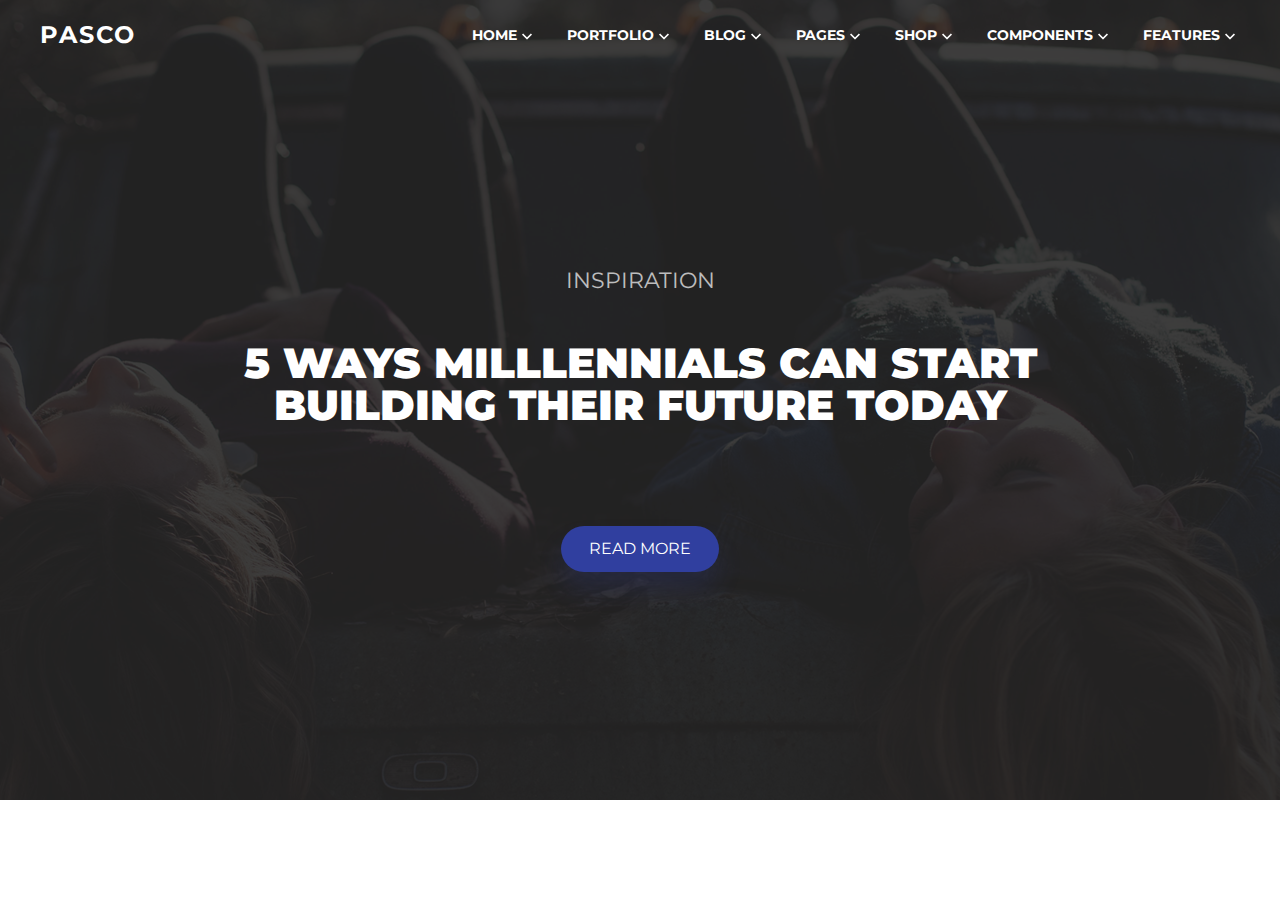
<file: hw4/index.html>
<!DOCTYPE html>
<html lang="en">
<head>
  <meta charset="utf-8">
  <title>pasco</title>
  <link rel="stylesheet" href="normalize.css">
  <link rel="stylesheet" href="styles.css">
</head>
<body>
<section id="main-screen" class="main-screen">
  <div class="container">
    <header id="header" class="header">
      <a href="#" class="logo">pasco</a>
      <nav class="main-nav">
        <ul class="main-nav-list">
          <li class="main-nav-list-item"><a href="#">home</a></li>
          <li class="main-nav-list-item"><a href="#">portfolio</a></li>
          <li class="main-nav-list-item"><a href="#">blog</a></li>
          <li class="main-nav-list-item"><a href="#">pages</a></li>
          <li class="main-nav-list-item"><a href="#">shop</a></li>
          <li class="main-nav-list-item"><a href="#">components</a></li>
          <li class="main-nav-list-item"><a href="#">features</a></li>
        </ul>
      </nav>
    </header>
    <p class="transparent-text">inspiration</p>
    <h1 class="main-screen-header">5 Ways milllennials can start building their future today</h1>
    <span class="main-screen-btn">read more</span>
  </div>
</section>
</body>
</html>
</file>
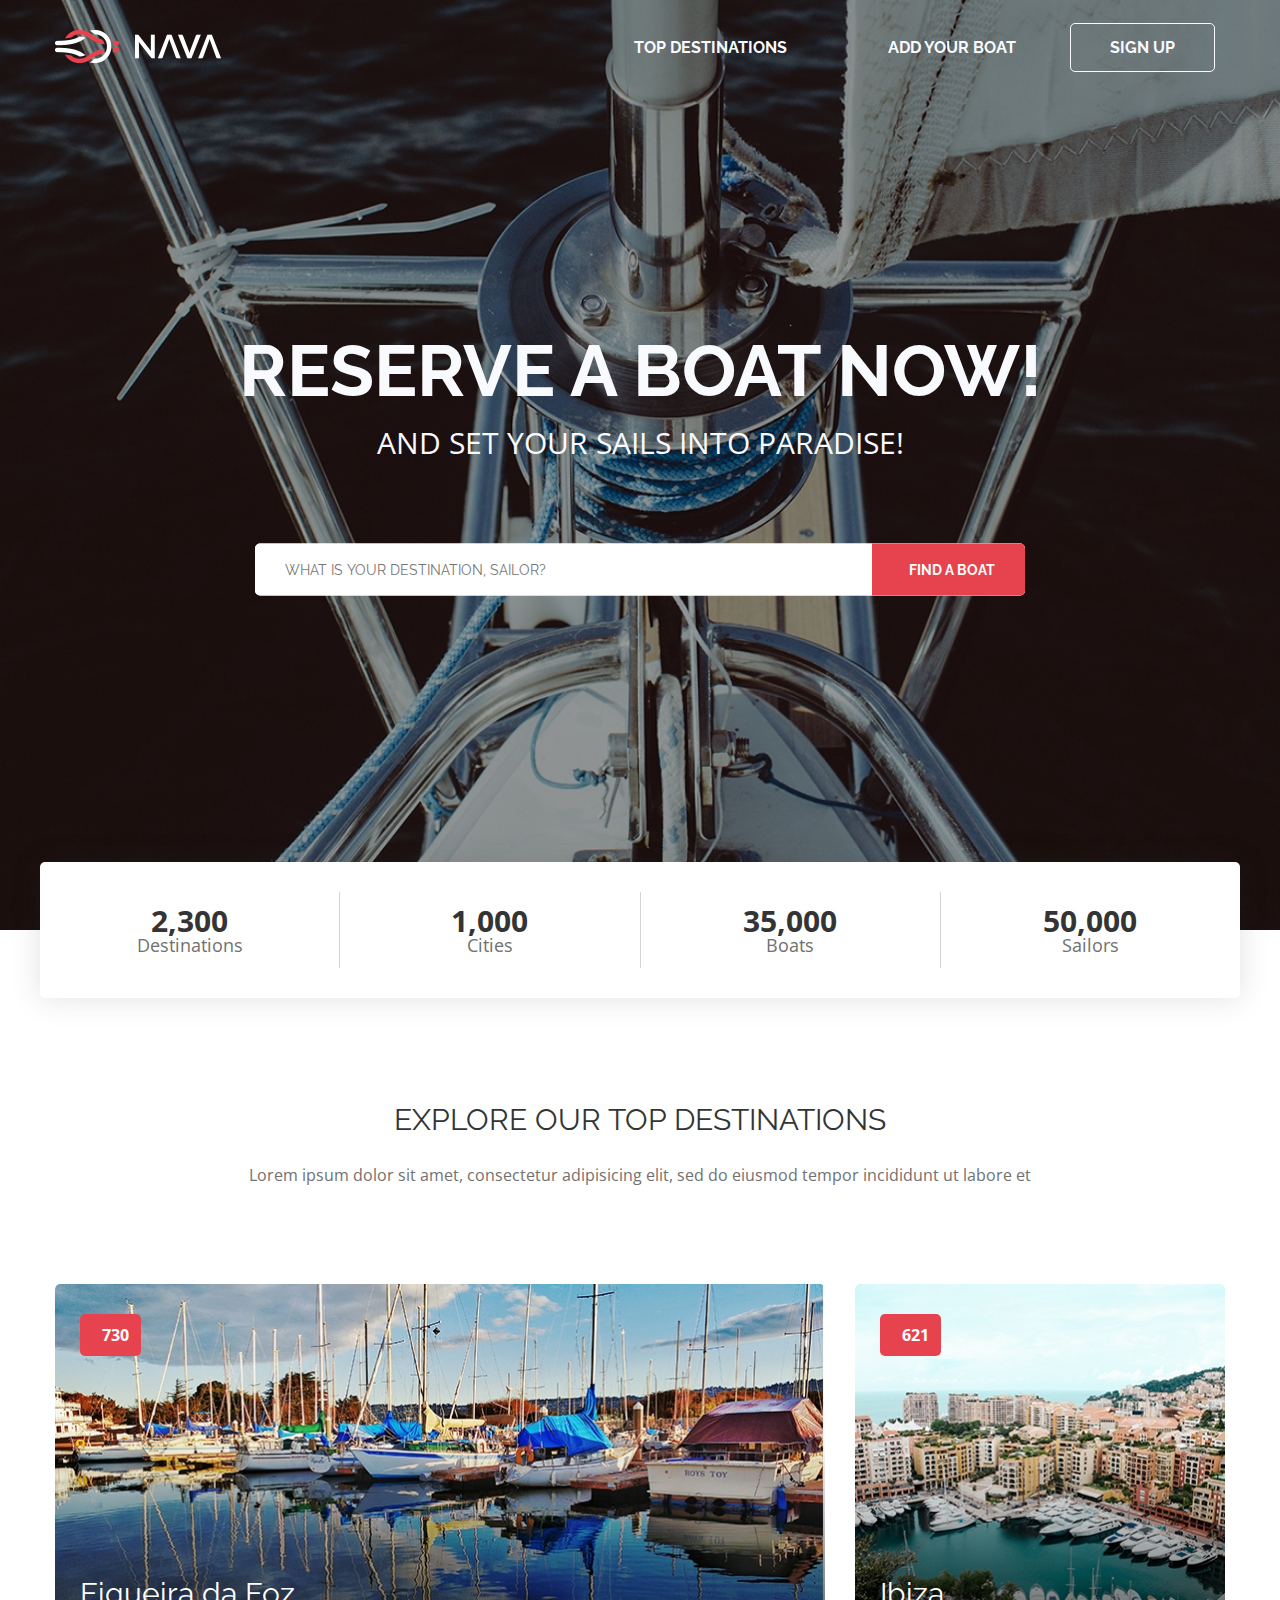
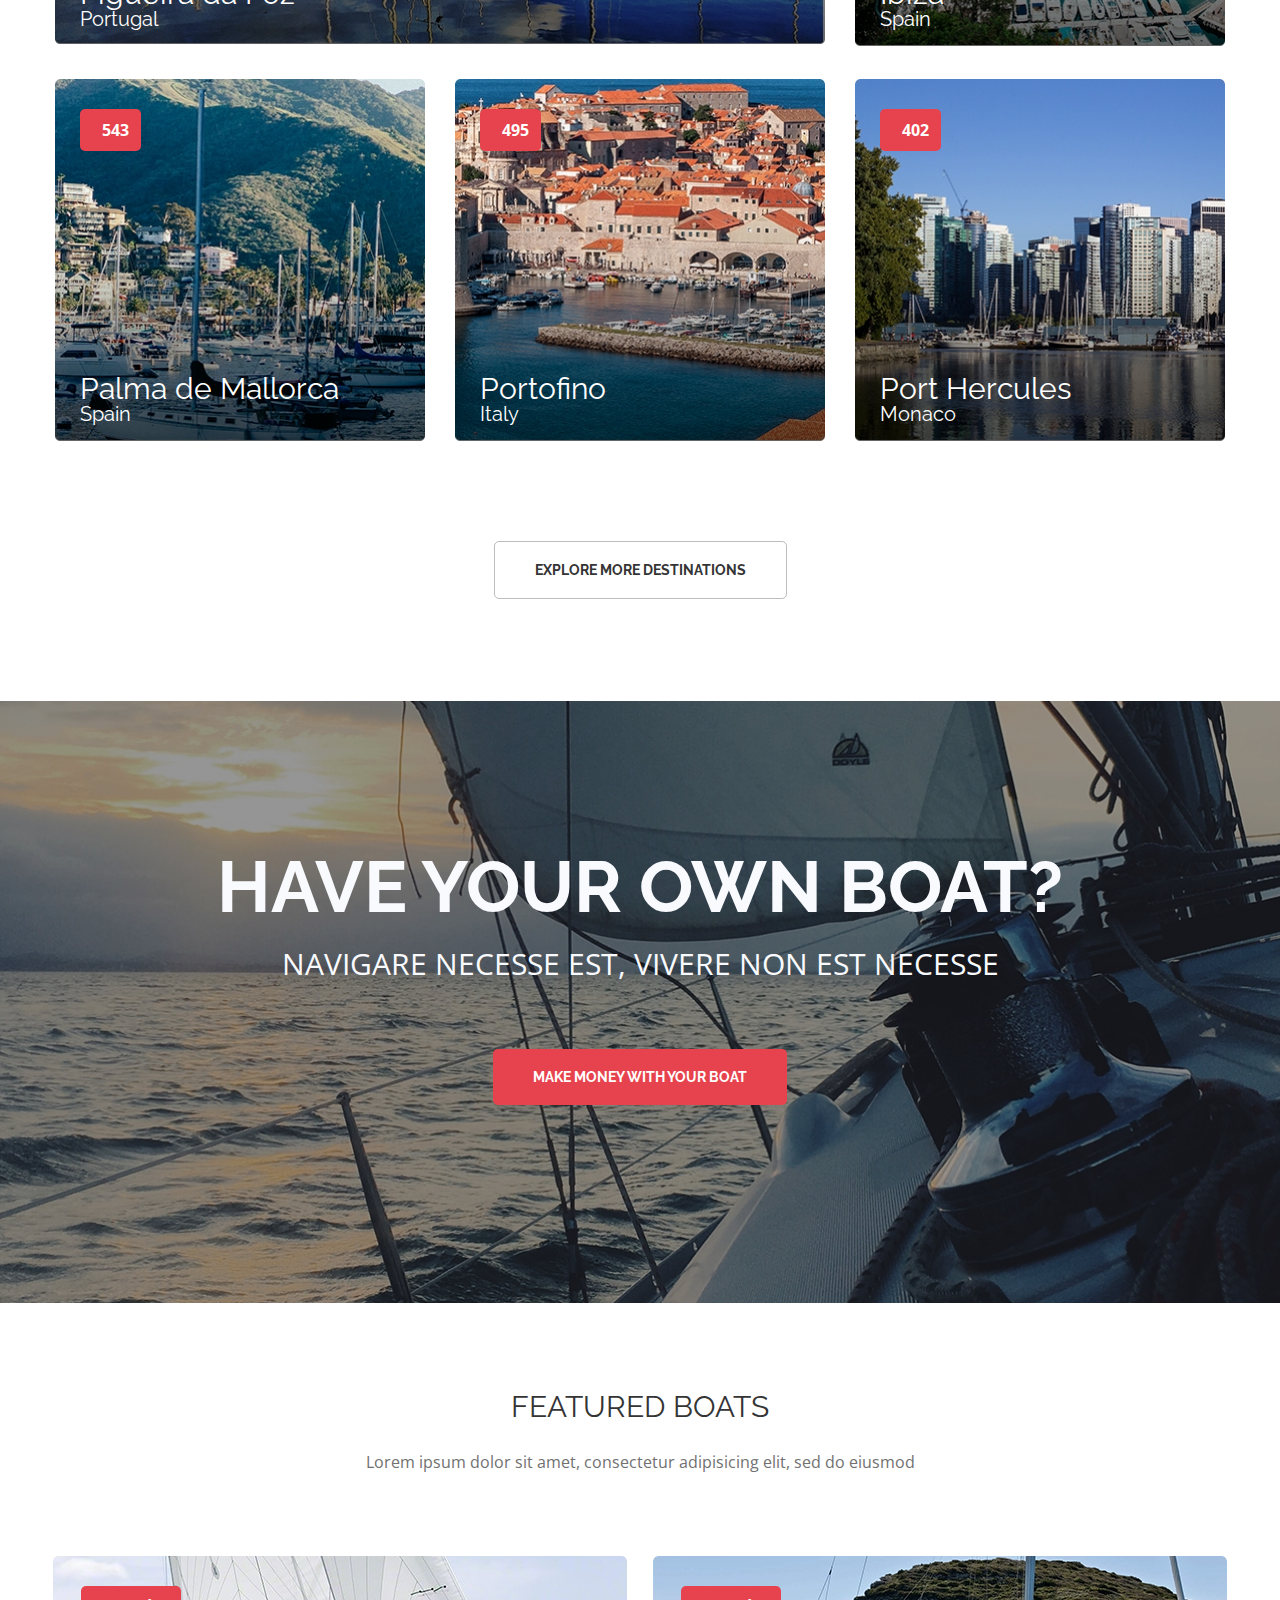
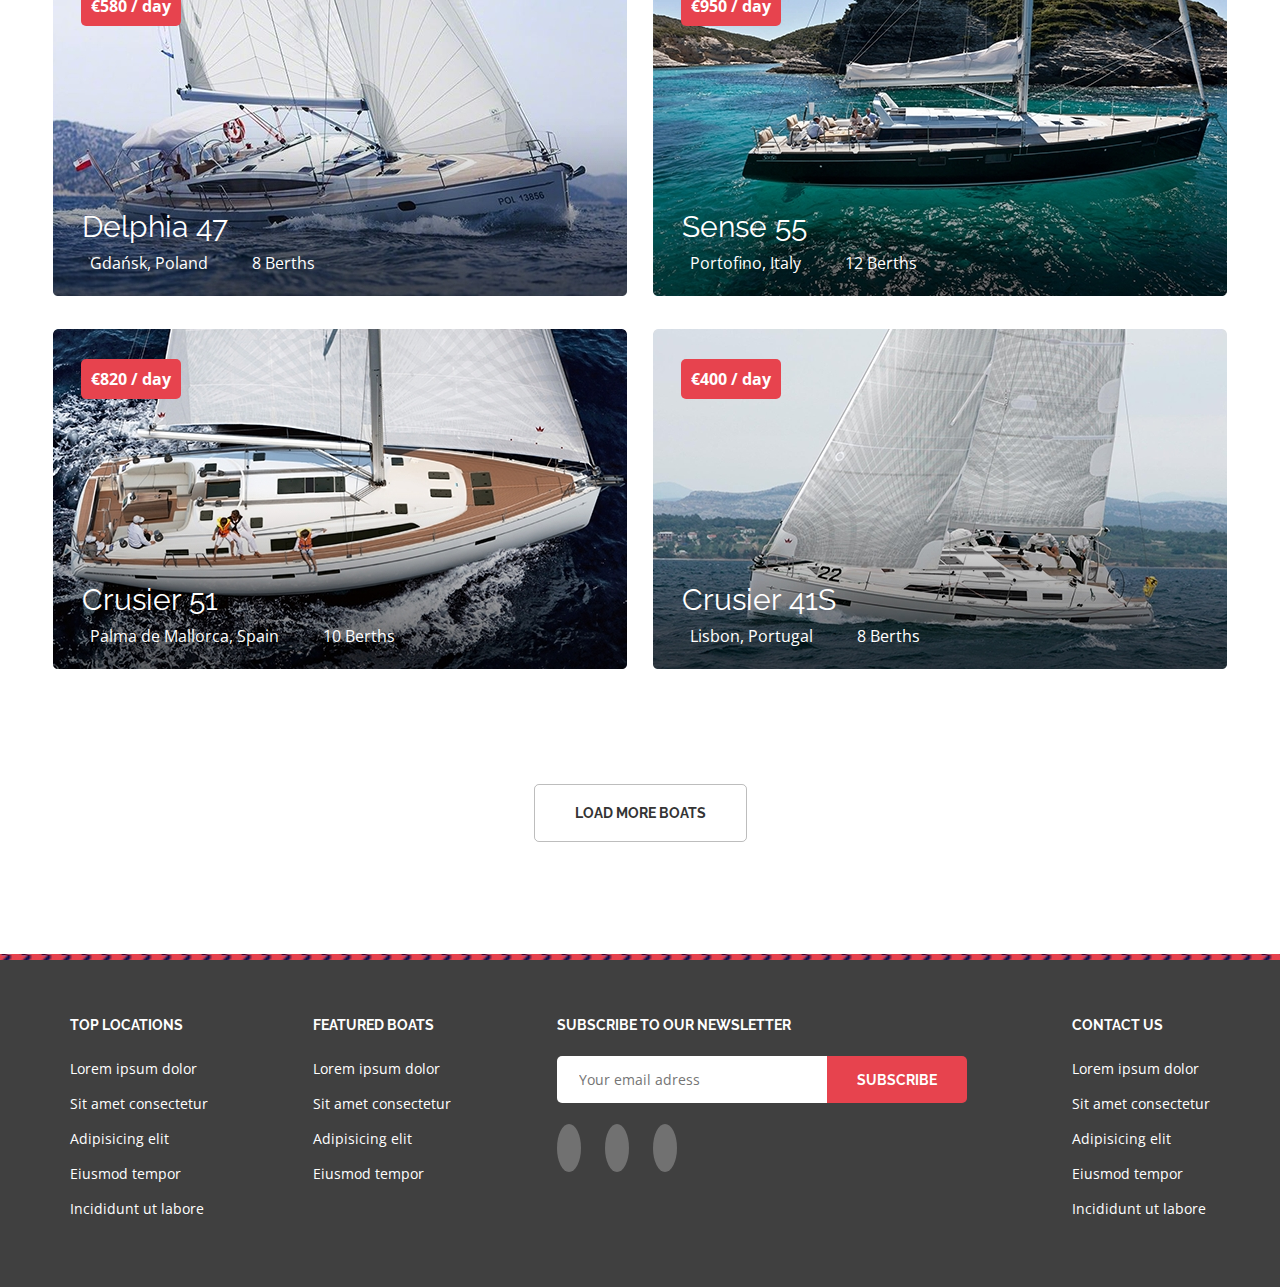
<file: hw5/index.html>
<!DOCTYPE html>
<html lang="en">
<head>
  <meta charset="utf-8">
  <title>pasco</title>
  <link rel="stylesheet" href="styles/normalize.css">
  <link rel="stylesheet" href="styles/styles.css">
  <link rel="stylesheet" href="https://use.fontawesome.com/releases/v5.5.0/css/all.css"
        integrity="sha384-B4dIYHKNBt8Bc12p+WXckhzcICo0wtJAoU8YZTY5qE0Id1GSseTk6S+L3BlXeVIU" crossorigin="anonymous">
</head>
<body>
<header class="header">
  <div class="container">
    <nav class="navbar">
      <div class="brand-logo">
        <a href="#"><img src="img/logo.png" alt="NAVA"></a>
      </div>
      <div class="nav-menu">
        <ul class="menu-list">
          <li class="menu-list-item">
            <a href="#">TOP DESTINATIONS</a>
          </li>
          <li class="menu-list-item">.
            <a href="#">ADD YOUR BOAT</a>
          </li>
          <li class="menu-list-item sign-up">
            <a href="#">SIGN UP</a>
          </li>
        </ul>
      </div>
    </nav>
  </div>

  <div class="header-text-wrapper">
    <h1>RESERVE A BOAT NOW!</h1>
    <p>and set your sails into paradise!</p>
    <form action="#" class="search">
      <input type="text" placeholder="what is your destination, sailor?">
      <button type="submit">
        <i class="fas fa-ship"></i>find a boat
      </button>
    </form>
  </div>
</header>

<section class="top-destinations">
  <div class="counters">
    <ul class="destinations-list">
      <li class="destinations-list-item">
        <div>
          <p class="destination-count">2,300</p>
          <p class="destination-name">Destinations</p>
        </div>
      </li>
      <li class="destinations-list-item">
        <div>
          <p class="destination-count">1,000</p>
          <p class="destination-name">Cities</p>
        </div>
      </li>
      <li class="destinations-list-item">
        <div>
          <p class="destination-count">35,000</p>
          <p class="destination-name">Boats</p>
        </div>
      </li>
      <li class="destinations-list-item">
        <div>
          <p class="destination-count">50,000</p>
          <p class="destination-name">Sailors</p>
        </div>
      </li>
    </ul>
  </div>

  <div class="section-headings">
    <h2 class="section-header">EXPLORE OUR TOP DESTINATIONS</h2>
    <p class="section-slogan">Lorem ipsum dolor sit amet, consectetur adipisicing elit, sed do eiusmod tempor incididunt
      ut labore et</p>
  </div>

  <div class="container-1200">
    <div class="ports-gallery">
      <div class="big-picture">
        <img src="img/figueira-da-foz.jpg" alt="">
        <p class="ships-counter"><a href="#"><i class="fas fa-ship"></i>730</a></p>
        <div class="port-location">
          <p class="port-name"><a href="#">Figueira da Foz</a></p>
          <p class="port-country"><a href="#">Portugal</a></p>
        </div>
      </div>
      <div class="small-picture">
        <img src="img/ibiza.jpg" alt="">
        <p class="ships-counter"><a href="#"><i class="fas fa-ship"></i>621</a></p>
        <div class="port-location">
          <p class="port-name"><a href="#">Ibiza</a></p>
          <p class="port-country"><a href="#">Spain</a></p>
        </div>
      </div>
      <div class="small-picture">
        <img src="img/palma-de-mallorca.jpg" alt="">
        <p class="ships-counter"><a href="#"><i class="fas fa-ship"></i>543</a></p>
        <div class="port-location">
          <p class="port-name"><a href="#">Palma de Mallorca</a></p>
          <p class="port-country"><a href="#">Spain</a></p>
        </div>
      </div>
      <div class="small-picture">
        <img src="img/portofino.jpg" alt="">
        <p class="ships-counter"><a href="#"><i class="fas fa-ship"></i>495</a></p>
        <div class="port-location">
          <p class="port-name"><a href="#">Portofino</a></p>
          <p class="port-country"><a href="#">Italy</a></p>
        </div>
      </div>
      <div class="small-picture">
        <img src="img/port-hercules.jpg" alt="">
        <p class="ships-counter"><a href="#"><i class="fas fa-ship"></i>402</a></p>
        <div class="port-location">
          <p class="port-name"><a href="#">Port Hercules</a></p>
          <p class="port-country"><a href="#">Monaco</a></p>
        </div>
      </div>
    </div>

    <p class="more-button"><a class="button" href="#">EXPLORE MORE DESTINATIONS</a></p>
  </div>
</section>
<section class="call-to-action">
  <div class="section-headings">
    <h3>HAVE YOUR OWN BOAT?</h3>
    <p>navigare necesse est, vivere non est necesse</p>
    <p class="rent-your-boat-button"><a class="button" href="#">Make money with your boat</a></p>
  </div>
</section>
<section class="featured-boats">
  <div class="section-headings">
    <h3 class="section-header">FEATURED BOATS</h3>
    <p class="section-slogan">Lorem ipsum dolor sit amet, consectetur adipisicing elit, sed do eiusmod</p>
  </div>
  <div class="container-1200">
    <div class="boats-gallery">
      <div class="boat-wrapper"><img src="img/delphia.jpg" alt="">
        <p class="boat-price"><a href="#">€580 / day</a></p>
        <div class="boat-info">
          <p class="boat-name"><a href="#">Delphia 47</a></p>
          <p class="boat-location"><a href="#"><i class="fas fa-map-marker-alt"></i>Gdańsk, Poland</a></p>
          <p class="boat-berths"><a href="#"><i class="fas fa-user-friends"></i>8 Berths</a></p>
        </div>
      </div>
      <div class="boat-wrapper"><img src="img/sense.jpg" alt="">
        <p class="boat-price"><a href="#">€950 / day</a></p>
        <div class="boat-info">
          <p class="boat-name"><a href="#">Sense 55</a></p>
          <p class="boat-location"><a href="#"><i class="fas fa-map-marker-alt"></i>Portofino, Italy</a></p>
          <p class="boat-berths"><a href="#"><i class="fas fa-user-friends"></i>12 Berths</a></p>
        </div>
      </div>
      <div class="boat-wrapper"><img src="img/crusier.jpg" alt="">
        <p class="boat-price"><a href="#">€820 / day</a></p>
        <div class="boat-info">
          <p class="boat-name"><a href="#">Crusier 51</a></p>
          <p class="boat-location"><a href="#"><i class="fas fa-map-marker-alt"></i>Palma de Mallorca, Spain</a></p>
          <p class="boat-berths"><a href="#"><i class="fas fa-user-friends"></i>10 Berths</a></p>
        </div>
      </div>
      <div class="boat-wrapper"><img src="img/crusier-41s.jpg" alt="">
        <p class="boat-price"><a href="#">€400 / day</a></p>
        <div class="boat-info">
          <p class="boat-name"><a href="#">Crusier 41S</a></p>
          <p class="boat-location"><a href="#"><i class="fas fa-map-marker-alt"></i>Lisbon, Portugal</a></p>
          <p class="boat-berths"><a href="#"><i class="fas fa-user-friends"></i>8 Berths</a></p>
        </div>
      </div>
    </div>
    <p class="more-button"><a class="button" href="#">LOAD MORE BOATS</a></p>
  </div>
</section>
<footer class="footer">
  <div class="footer-container">
    <div class="top-locations">
      <p>TOP LOCATIONS</p>
      <ul>
        <li><a href="#">Lorem ipsum dolor</a></li>
        <li><a href="#">Sit amet consectetur</a></li>
        <li><a href="#">Adipisicing elit</a></li>
        <li><a href="#">Eiusmod tempor</a></li>
        <li><a href="#">Incididunt ut labore</a></li>
      </ul>
    </div>
    <div class="featured-boats-footer">
      <p>FEATURED BOATS</p>
      <ul>
        <li><a href="#">Lorem ipsum dolor</a></li>
        <li><a href="#">Sit amet consectetur</a></li>
        <li><a href="#">Adipisicing elit</a></li>
        <li><a href="#">Eiusmod tempor</a></li>
      </ul>
    </div>
    <div class="subscribe-to-socials">
      <p>SUBSCRIBE TO OUR NEWSLETTER</p>
      <form action="#">
        <input placeholder="Your email adress" type="text">
        <button type="submit">SUBSCRIBE</button>
      </form>
      <div class="social-icons">
        <div class="social-icon facebook-icon">
          <a href="#" title="We in facebook"><i class="fab fa-facebook-f"></i></a>
        </div>
        <div class="social-icon twitter-icon">
          <a href="#" title="We in twitter"><i class="fab fa-twitter"></i></a>
        </div>
        <div class="social-icon google-plus-icon">
          <a href="#" title="We in google plus"><i class="fab fa-google-plus-g"></i></a>
        </div>
      </div>
    </div>
    <div class="contact-us">
      <p>CONTACT US</p>
      <ul>
        <li><a href="#">Lorem ipsum dolor</a></li>
        <li><a href="#">Sit amet consectetur</a></li>
        <li><a href="#">Adipisicing elit</a></li>
        <li><a href="#">Eiusmod tempor</a></li>
        <li><a href="#">Incididunt ut labore</a></li>
      </ul>
    </div>
  </div>
</footer>
</body>
</html>
</file>
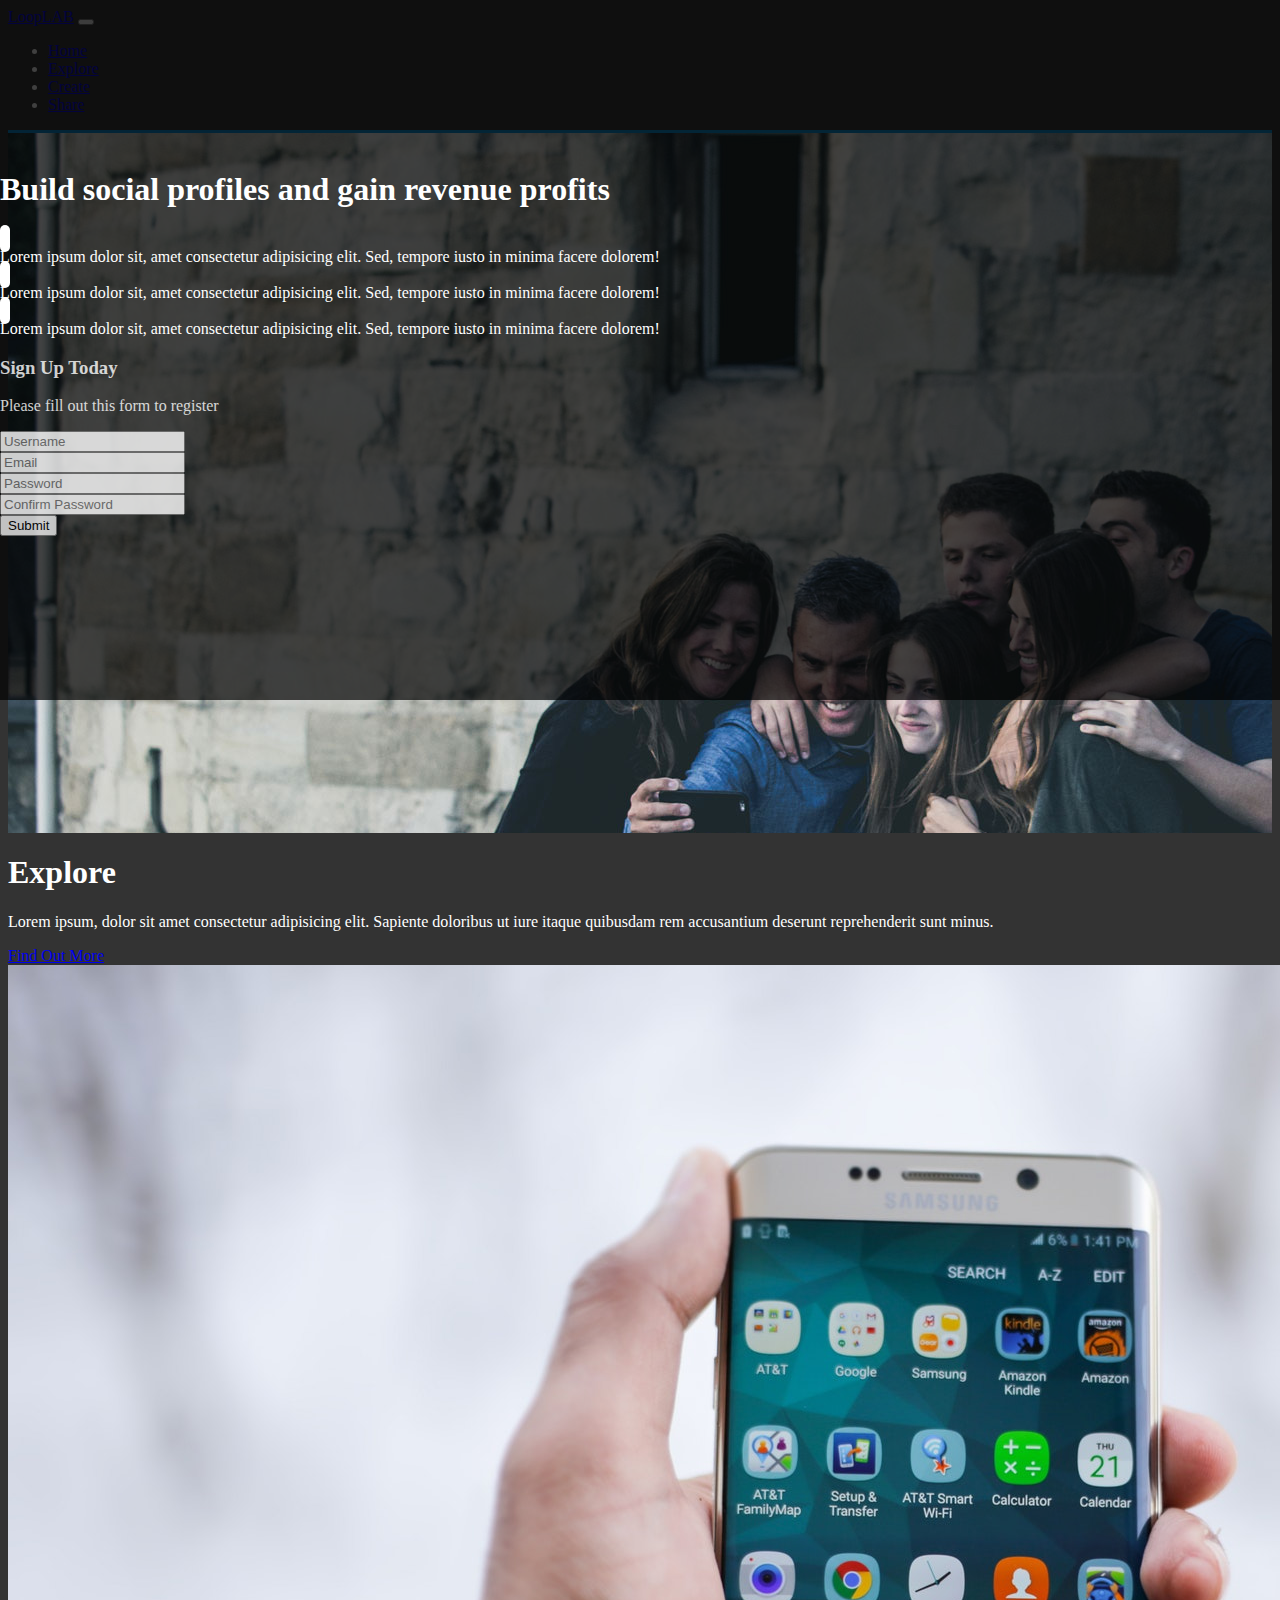
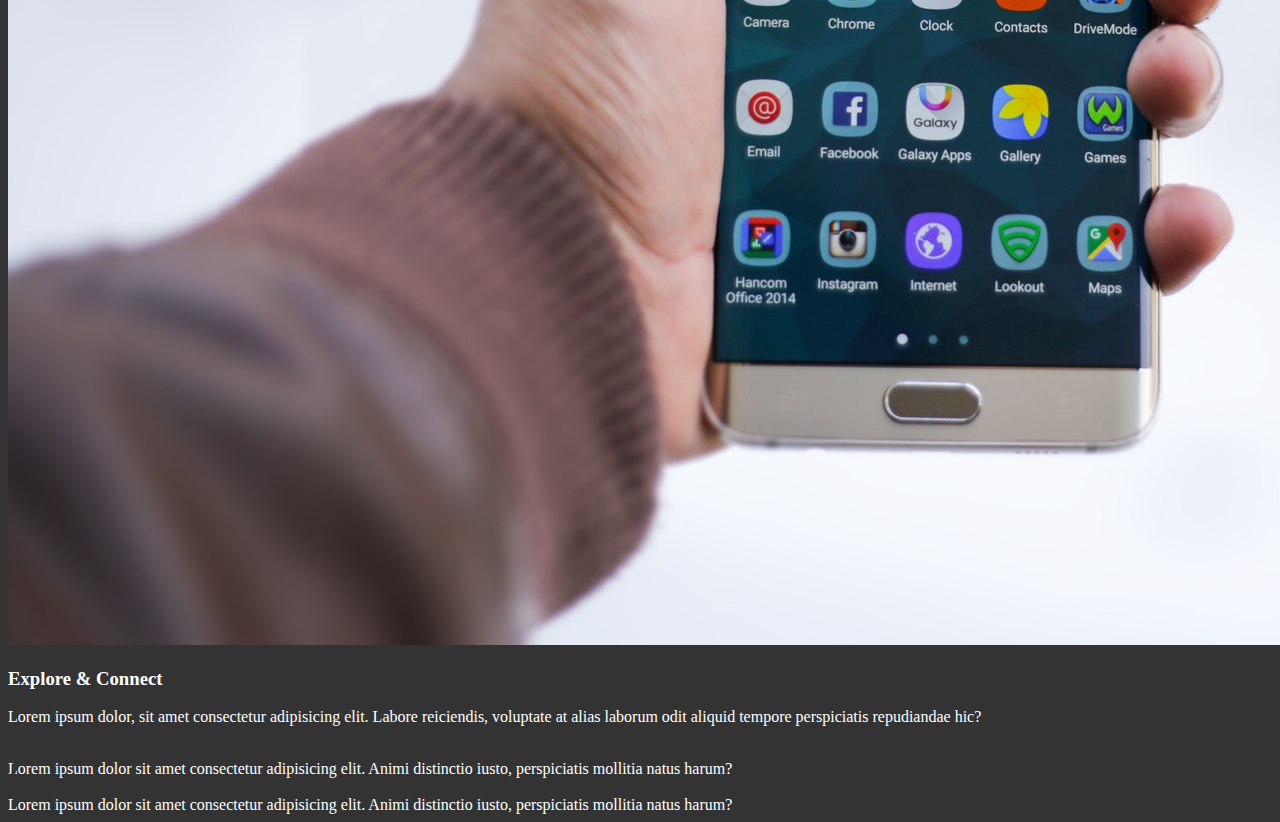
<file: hw6(BP)/second/index.html>
<!DOCTYPE html>
<html lang="en">
<head>
  <meta charset="UTF-8">
  <meta name="viewport" content="width=device-width, initial-scale=1.0">
  <meta http-equiv="X-UA-Compatible" content="ie=edge">
  <link rel="stylesheet" href="https://use.fontawesome.com/releases/v5.0.13/css/all.css"
        integrity="sha384-DNOHZ68U8hZfKXOrtjWvjxusGo9WQnrNx2sqG0tfsghAvtVlRW3tvkXWZh58N9jp"
        crossorigin="anonymous">
  <link rel="stylesheet" href="https://stackpath.bootstrapcdn.com/bootstrap/4.1.1/css/bootstrap.min.css"
        integrity="sha384-WskhaSGFgHYWDcbwN70/dfYBj47jz9qbsMId/iRN3ewGhXQFZCSftd1LZCfmhktB"
        crossorigin="anonymous">
  <link rel="stylesheet" href="styles/style.css">
  <title>Bootstrap Theme</title>
</head>
<body>
<nav class="navbar navbar-expand-sm bg-dark navbar-dark fixed-top" id="main-nav">
  <div class="container">
    <a href="index.html" class="navbar-brand">LoopLAB</a>
    <button class="navbar-toggler" data-toggle="collapse" data-target="#navbarCollapse">
      <span class="navbar-toggler-icon"></span>
    </button>
    <div class="collapse navbar-collapse" id="navbarCollapse">
      <ul class="navbar-nav ml-auto">
        <li class="nav-item">
          <a href="#home" class="nav-link">Home</a>
        </li>
        <li class="nav-item">
          <a href="#explore-head-section" class="nav-link">Explore</a>
        </li>
        <li class="nav-item">
          <a href="#create-head-section" class="nav-link">Create</a>
        </li>
        <li class="nav-item">
          <a href="#share-head-section" class="nav-link">Share</a>
        </li>
      </ul>
    </div>
  </div>
</nav>

<header id="home-section">
  <div class="dark-overlay">
    <div class="home-inner container">
      <div class="row">
        <div class="col-lg-8 d-none d-lg-block">
          <h1 class="display-4">Build
            <strong>social profiles</strong> and gain revenue
            <strong>profits</strong>
          </h1>
          <div class="d-flex">
            <div class="p-4 align-self-start">
              <i class="fas fa-check fa-2x"></i>
            </div>
            <div class="p-4 align-self-end">
              Lorem ipsum dolor sit, amet consectetur adipisicing elit. Sed, tempore iusto in minima facere dolorem!
            </div>
          </div>
          <div class="d-flex">
            <div class="p-4 align-self-start">
              <i class="fas fa-check fa-2x"></i>
            </div>
            <div class="p-4 align-self-end">
              Lorem ipsum dolor sit, amet consectetur adipisicing elit. Sed, tempore iusto in minima facere dolorem!
            </div>
          </div>
          <div class="d-flex">
            <div class="p-4 align-self-start">
              <i class="fas fa-check fa-2x"></i>
            </div>
            <div class="p-4 align-self-end">
              Lorem ipsum dolor sit, amet consectetur adipisicing elit. Sed, tempore iusto in minima facere dolorem!
            </div>
          </div>
        </div>
        <div class="col-lg-4">
          <div class="card bg-primary text-center card-form">
            <div class="card-body">
              <h3>Sign Up Today</h3>
              <p>Please fill out this form to register</p>
              <form>
                <div class="form-group">
                  <input type="text" class="form-control form-control-lg" placeholder="Username">
                </div>
                <div class="form-group">
                  <input type="email" class="form-control form-control-lg" placeholder="Email">
                </div>
                <div class="form-group">
                  <input type="password" class="form-control form-control-lg" placeholder="Password">
                </div>
                <div class="form-group">
                  <input type="password" class="form-control form-control-lg" placeholder="Confirm Password">
                </div>
                <input type="submit" value="Submit" class="btn btn-outline-light btn-block">
              </form>
            </div>
          </div>
        </div>
      </div>
    </div>
  </div>
</header>
<section id="explore-head-section">
  <div class="container">
    <div class="row">
      <div class="col text-center py-5">
        <h1 class="display-4">Explore</h1>
        <p class="lead">Lorem ipsum, dolor sit amet consectetur adipisicing elit. Sapiente doloribus ut iure itaque
          quibusdam rem accusantium
          deserunt reprehenderit sunt minus.</p>
        <a href="#" class="btn btn-outline-secondary">Find Out More</a>
      </div>
    </div>
  </div>
</section>
<section id="explore-section" class="bg-light text-muted py-5">
  <div class="container">
    <div class="row">
      <div class="col-md-6">
        <img src="img/explore-section1.jpg" alt="" class="img-fluid mb-3 rounded-circle">
      </div>
      <div class="col-md-6">
        <h3>Explore & Connect</h3>
        <p>Lorem ipsum dolor, sit amet consectetur adipisicing elit. Labore reiciendis, voluptate at alias laborum odit
          aliquid
          tempore perspiciatis repudiandae hic?</p>
        <div class="d-flex">
          <div class="p-4 align-self-start">
            <i class="fas fa-check fa-2x"></i>
          </div>
          <div class="p-4 align-self-end">
            Lorem ipsum dolor sit amet consectetur adipisicing elit. Animi distinctio iusto, perspiciatis mollitia natus
            harum?
          </div>
        </div>
        <div class="d-flex">
          <div class="p-4 align-self-start">
            <i class="fas fa-check fa-2x"></i>
          </div>
          <div class="p-4 align-self-end">
            Lorem ipsum dolor sit amet consectetur adipisicing elit. Animi distinctio iusto, perspiciatis mollitia natus
            harum?
          </div>
        </div>
      </div>
    </div>
  </div>
</section>

<script src="http://code.jquery.com/jquery-3.3.1.min.js" integrity="sha256-FgpCb/KJQlLNfOu91ta32o/NMZxltwRo8QtmkMRdAu8="
        crossorigin="anonymous"></script>
<script src="https://cdnjs.cloudflare.com/ajax/libs/popper.js/1.14.3/umd/popper.min.js"
        integrity="sha384-ZMP7rVo3mIykV+2+9J3UJ46jBk0WLaUAdn689aCwoqbBJiSnjAK/l8WvCWPIPm49"
        crossorigin="anonymous"></script>
<script src="https://stackpath.bootstrapcdn.com/bootstrap/4.1.1/js/bootstrap.min.js"
        integrity="sha384-smHYKdLADwkXOn1EmN1qk/HfnUcbVRZyYmZ4qpPea6sjB/pTJ0euyQp0Mk8ck+5T"
        crossorigin="anonymous"></script>
</body>
</html>
</file>
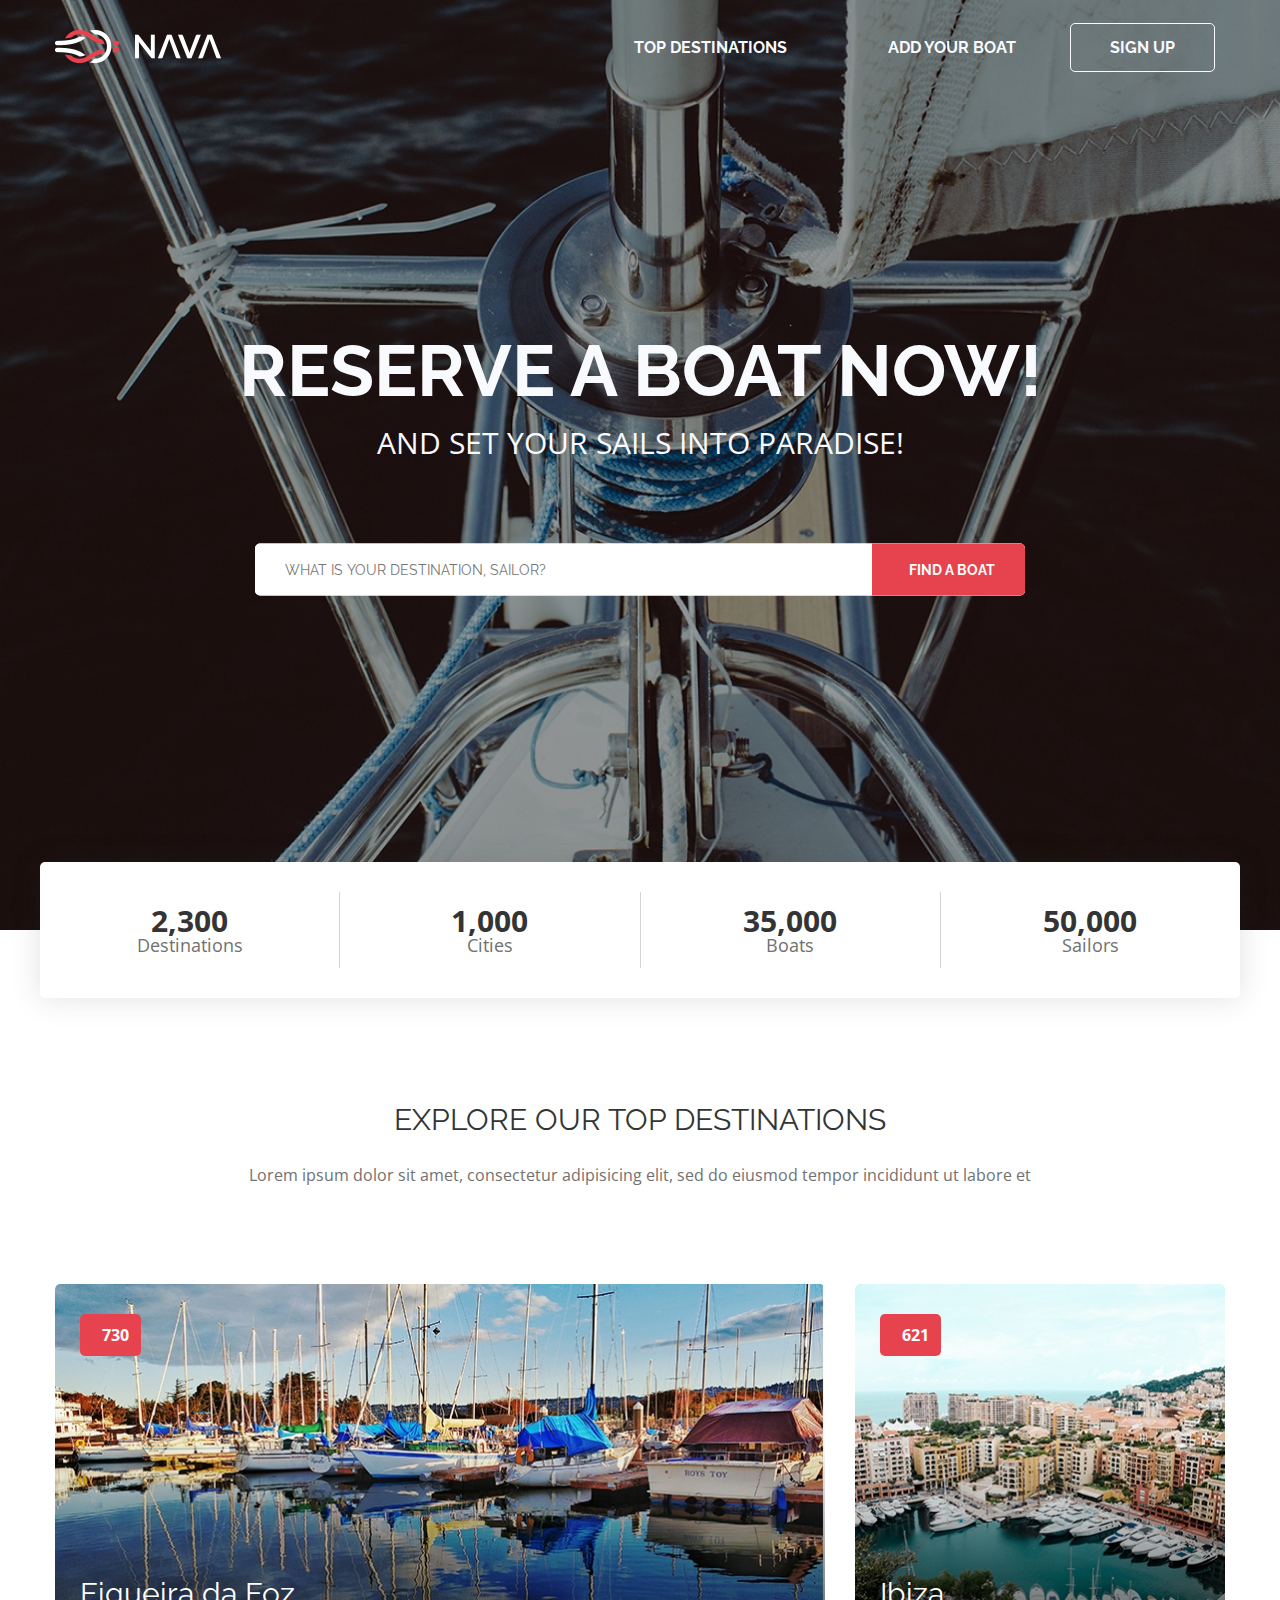
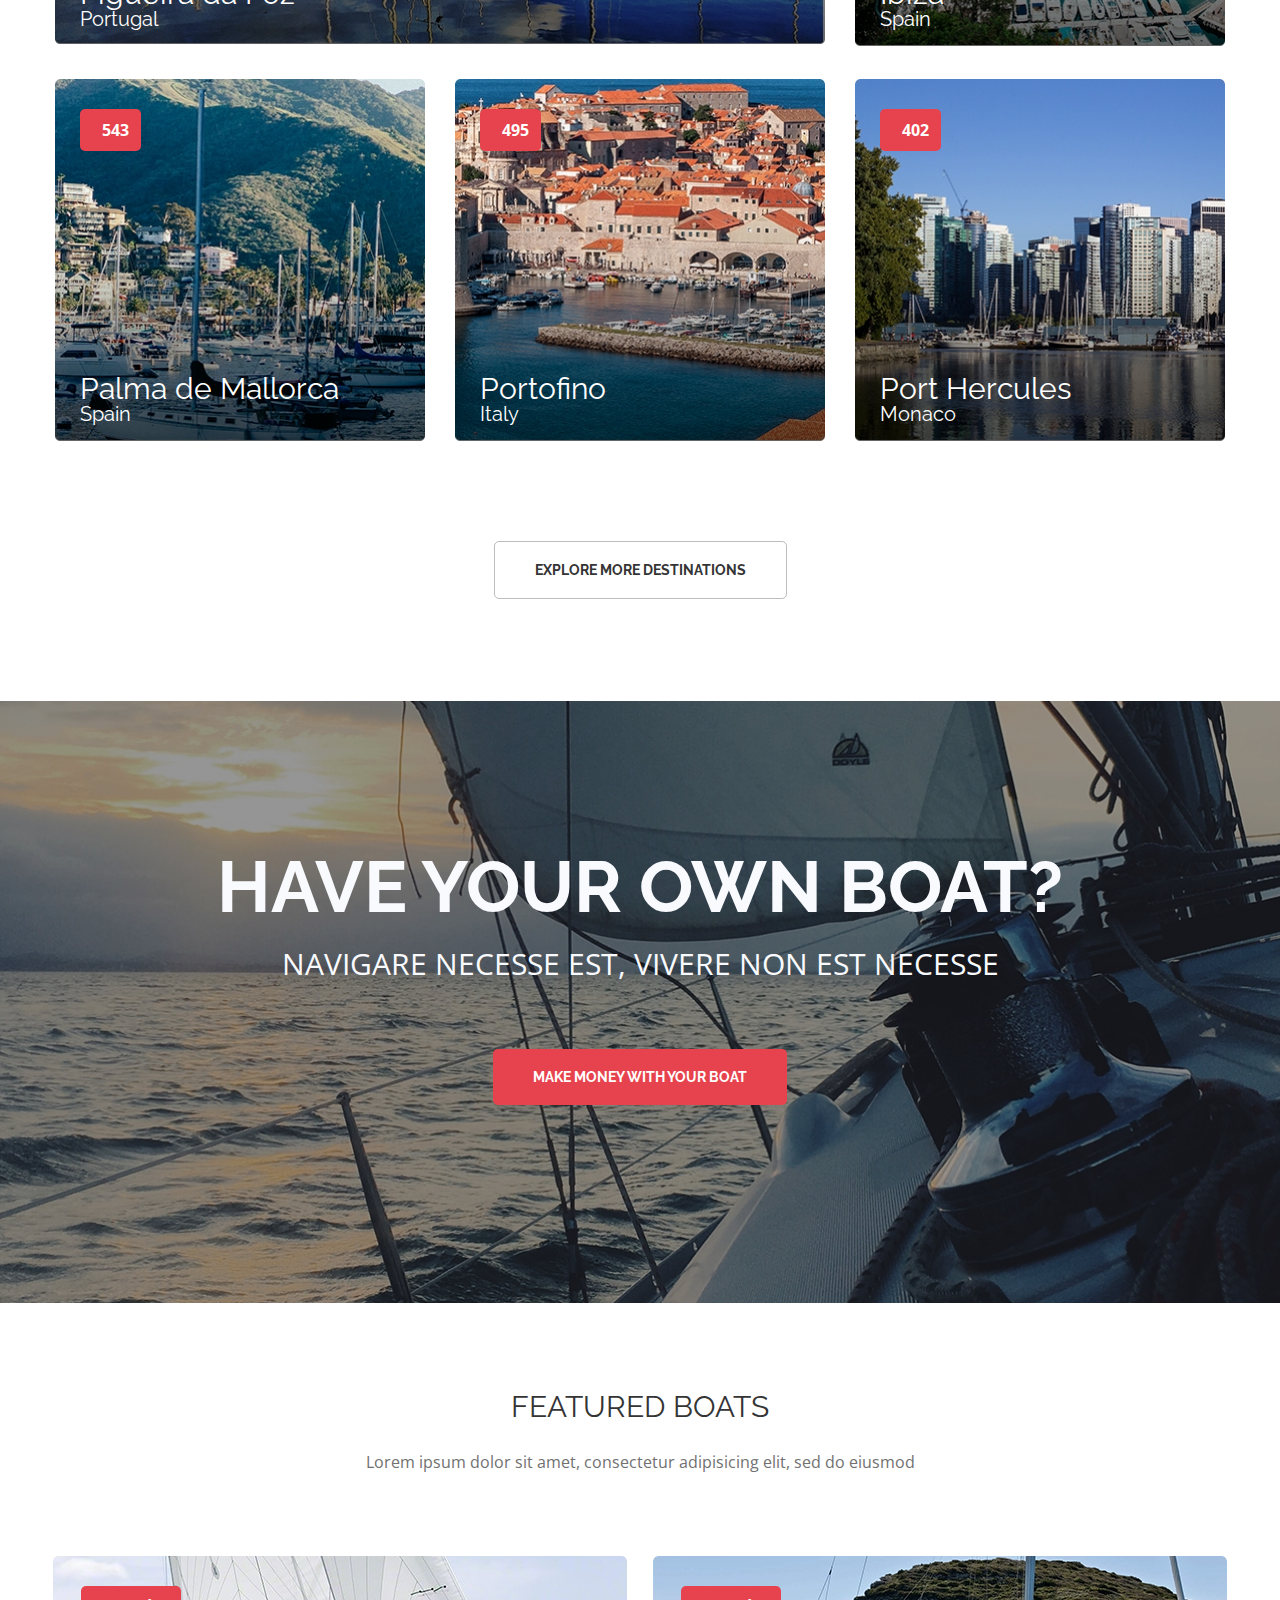
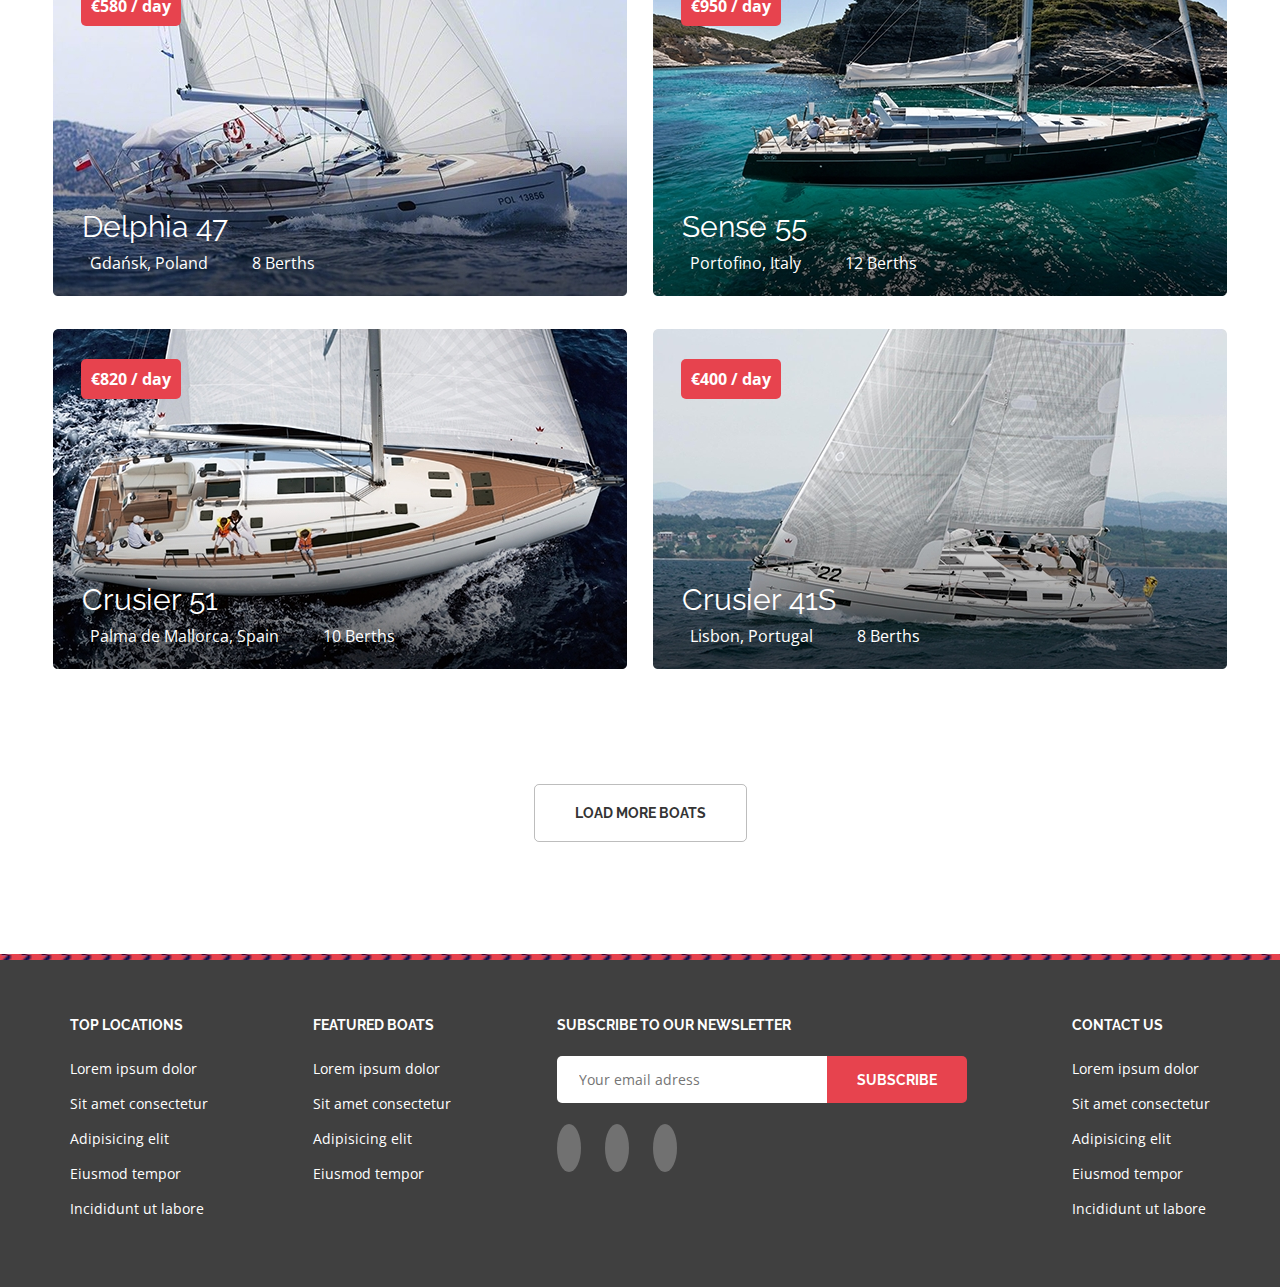
<file: hw8(php+JQuery)/form/index.html>
<!DOCTYPE html>
<html lang="en">
<head>
  <meta charset="utf-8">
  <title>pasco</title>
  <link rel="stylesheet" href="styles/normalize.css">
  <link rel="stylesheet" href="styles/styles.css">
  <link rel="stylesheet" href="https://use.fontawesome.com/releases/v5.5.0/css/all.css"
        integrity="sha384-B4dIYHKNBt8Bc12p+WXckhzcICo0wtJAoU8YZTY5qE0Id1GSseTk6S+L3BlXeVIU" crossorigin="anonymous">
</head>
<body>
<header class="header">
  <div class="container">
    <nav class="navbar">
      <div class="brand-logo">
        <a href="#"><img src="img/logo.png" alt="NAVA"></a>
      </div>
      <div class="nav-menu">
        <ul class="menu-list">
          <li class="menu-list-item">
            <a href="#">TOP DESTINATIONS</a>
          </li>
          <li class="menu-list-item">.
            <a href="#">ADD YOUR BOAT</a>
          </li>
          <li class="menu-list-item sign-up">
            <a href="#">SIGN UP</a>
          </li>
        </ul>
      </div>
    </nav>
  </div>

  <div class="header-text-wrapper">
    <h1>RESERVE A BOAT NOW!</h1>
    <p>and set your sails into paradise!</p>
    <form action="#" class="search">
      <input type="text" placeholder="what is your destination, sailor?">
      <button type="submit">
        <i class="fas fa-ship"></i>find a boat
      </button>
    </form>
  </div>
</header>

<section class="top-destinations">
  <div class="counters">
    <ul class="destinations-list">
      <li class="destinations-list-item">
        <div>
          <p class="destination-count">2,300</p>
          <p class="destination-name">Destinations</p>
        </div>
      </li>
      <li class="destinations-list-item">
        <div>
          <p class="destination-count">1,000</p>
          <p class="destination-name">Cities</p>
        </div>
      </li>
      <li class="destinations-list-item">
        <div>
          <p class="destination-count">35,000</p>
          <p class="destination-name">Boats</p>
        </div>
      </li>
      <li class="destinations-list-item">
        <div>
          <p class="destination-count">50,000</p>
          <p class="destination-name">Sailors</p>
        </div>
      </li>
    </ul>
  </div>

  <div class="section-headings">
    <h2 class="section-header">EXPLORE OUR TOP DESTINATIONS</h2>
    <p class="section-slogan">Lorem ipsum dolor sit amet, consectetur adipisicing elit, sed do eiusmod tempor incididunt
      ut labore et</p>
  </div>

  <div class="container-1200">
    <div class="ports-gallery">
      <div class="big-picture">
        <img src="img/figueira-da-foz.jpg" alt="">
        <p class="ships-counter"><a href="#"><i class="fas fa-ship"></i>730</a></p>
        <div class="port-location">
          <p class="port-name"><a href="#">Figueira da Foz</a></p>
          <p class="port-country"><a href="#">Portugal</a></p>
        </div>
      </div>
      <div class="small-picture">
        <img src="img/ibiza.jpg" alt="">
        <p class="ships-counter"><a href="#"><i class="fas fa-ship"></i>621</a></p>
        <div class="port-location">
          <p class="port-name"><a href="#">Ibiza</a></p>
          <p class="port-country"><a href="#">Spain</a></p>
        </div>
      </div>
      <div class="small-picture">
        <img src="img/palma-de-mallorca.jpg" alt="">
        <p class="ships-counter"><a href="#"><i class="fas fa-ship"></i>543</a></p>
        <div class="port-location">
          <p class="port-name"><a href="#">Palma de Mallorca</a></p>
          <p class="port-country"><a href="#">Spain</a></p>
        </div>
      </div>
      <div class="small-picture">
        <img src="img/portofino.jpg" alt="">
        <p class="ships-counter"><a href="#"><i class="fas fa-ship"></i>495</a></p>
        <div class="port-location">
          <p class="port-name"><a href="#">Portofino</a></p>
          <p class="port-country"><a href="#">Italy</a></p>
        </div>
      </div>
      <div class="small-picture">
        <img src="img/port-hercules.jpg" alt="">
        <p class="ships-counter"><a href="#"><i class="fas fa-ship"></i>402</a></p>
        <div class="port-location">
          <p class="port-name"><a href="#">Port Hercules</a></p>
          <p class="port-country"><a href="#">Monaco</a></p>
        </div>
      </div>
    </div>

    <p class="more-button"><a class="button" href="#">EXPLORE MORE DESTINATIONS</a></p>
  </div>
</section>
<section class="call-to-action">
  <div class="section-headings">
    <h3>HAVE YOUR OWN BOAT?</h3>
    <p>navigare necesse est, vivere non est necesse</p>
    <p class="rent-your-boat-button"><a class="button" href="#">Make money with your boat</a></p>
  </div>
</section>
<section class="featured-boats">
  <div class="section-headings">
    <h3 class="section-header">FEATURED BOATS</h3>
    <p class="section-slogan">Lorem ipsum dolor sit amet, consectetur adipisicing elit, sed do eiusmod</p>
  </div>
  <div class="container-1200">
    <div class="boats-gallery">
      <div class="boat-wrapper"><img src="img/delphia.jpg" alt="">
        <p class="boat-price"><a href="#">€580 / day</a></p>
        <div class="boat-info">
          <p class="boat-name"><a href="#">Delphia 47</a></p>
          <p class="boat-location"><a href="#"><i class="fas fa-map-marker-alt"></i>Gdańsk, Poland</a></p>
          <p class="boat-berths"><a href="#"><i class="fas fa-user-friends"></i>8 Berths</a></p>
        </div>
      </div>
      <div class="boat-wrapper"><img src="img/sense.jpg" alt="">
        <p class="boat-price"><a href="#">€950 / day</a></p>
        <div class="boat-info">
          <p class="boat-name"><a href="#">Sense 55</a></p>
          <p class="boat-location"><a href="#"><i class="fas fa-map-marker-alt"></i>Portofino, Italy</a></p>
          <p class="boat-berths"><a href="#"><i class="fas fa-user-friends"></i>12 Berths</a></p>
        </div>
      </div>
      <div class="boat-wrapper"><img src="img/crusier.jpg" alt="">
        <p class="boat-price"><a href="#">€820 / day</a></p>
        <div class="boat-info">
          <p class="boat-name"><a href="#">Crusier 51</a></p>
          <p class="boat-location"><a href="#"><i class="fas fa-map-marker-alt"></i>Palma de Mallorca, Spain</a></p>
          <p class="boat-berths"><a href="#"><i class="fas fa-user-friends"></i>10 Berths</a></p>
        </div>
      </div>
      <div class="boat-wrapper"><img src="img/crusier-41s.jpg" alt="">
        <p class="boat-price"><a href="#">€400 / day</a></p>
        <div class="boat-info">
          <p class="boat-name"><a href="#">Crusier 41S</a></p>
          <p class="boat-location"><a href="#"><i class="fas fa-map-marker-alt"></i>Lisbon, Portugal</a></p>
          <p class="boat-berths"><a href="#"><i class="fas fa-user-friends"></i>8 Berths</a></p>
        </div>
      </div>
    </div>
    <p class="more-button"><a class="button" href="#">LOAD MORE BOATS</a></p>
  </div>
</section>
<footer class="footer">
  <div class="footer-container">
    <div class="top-locations">
      <p>TOP LOCATIONS</p>
      <ul>
        <li><a href="#">Lorem ipsum dolor</a></li>
        <li><a href="#">Sit amet consectetur</a></li>
        <li><a href="#">Adipisicing elit</a></li>
        <li><a href="#">Eiusmod tempor</a></li>
        <li><a href="#">Incididunt ut labore</a></li>
      </ul>
    </div>
    <div class="featured-boats-footer">
      <p>FEATURED BOATS</p>
      <ul>
        <li><a href="#">Lorem ipsum dolor</a></li>
        <li><a href="#">Sit amet consectetur</a></li>
        <li><a href="#">Adipisicing elit</a></li>
        <li><a href="#">Eiusmod tempor</a></li>
      </ul>
    </div>
    <div class="subscribe-to-socials">
      <p>SUBSCRIBE TO OUR NEWSLETTER</p>
      <form action="./index.php" method="post">
        <input name="email" placeholder="Your email adress" type="text">
        <button type="submit">SUBSCRIBE</button>
      </form>
      <div class="social-icons">
        <div class="social-icon facebook-icon">
          <a href="#" title="We in facebook"><i class="fab fa-facebook-f"></i></a>
        </div>
        <div class="social-icon twitter-icon">
          <a href="#" title="We in twitter"><i class="fab fa-twitter"></i></a>
        </div>
        <div class="social-icon google-plus-icon">
          <a href="#" title="We in google plus"><i class="fab fa-google-plus-g"></i></a>
        </div>
      </div>
    </div>
    <div class="contact-us">
      <p>CONTACT US</p>
      <ul>
        <li><a href="#">Lorem ipsum dolor</a></li>
        <li><a href="#">Sit amet consectetur</a></li>
        <li><a href="#">Adipisicing elit</a></li>
        <li><a href="#">Eiusmod tempor</a></li>
        <li><a href="#">Incididunt ut labore</a></li>
      </ul>
    </div>
  </div>
</footer>
</body>
</html>
</file>
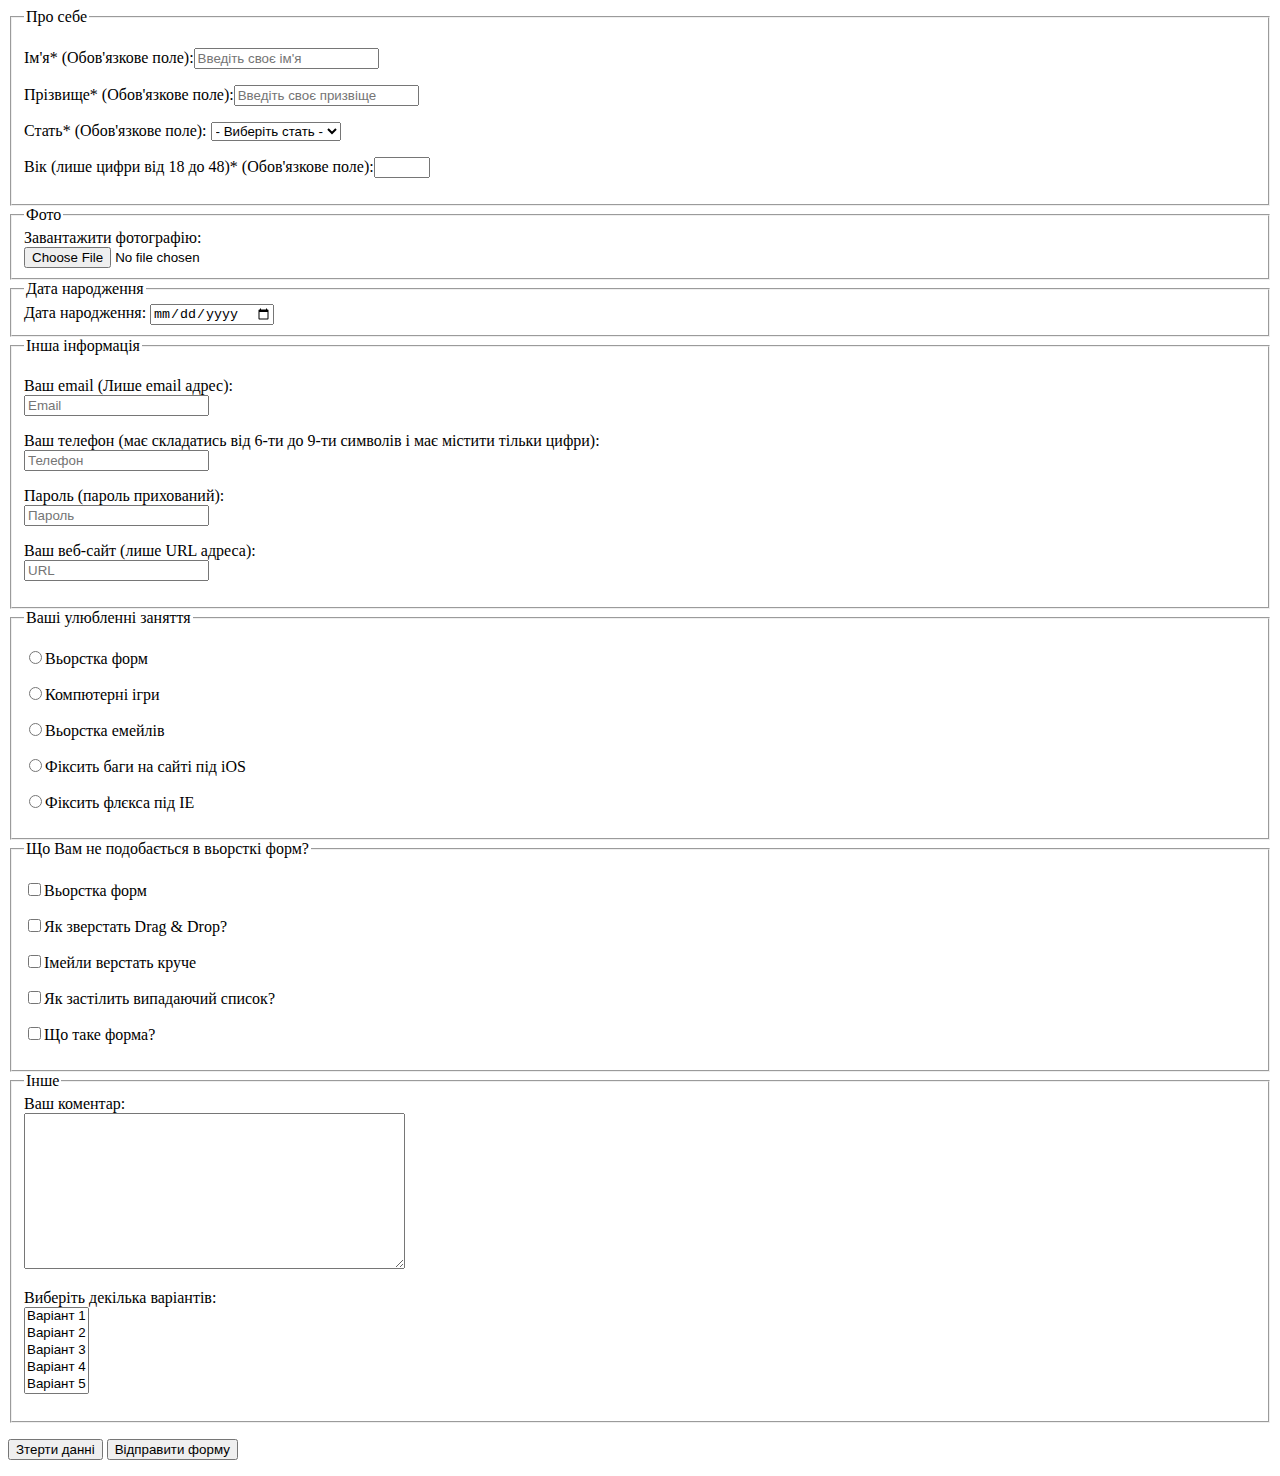
<file: hw3/form.html>
<!DOCTYPE html>
<html lang="en">
<head>
  <meta charset="UTF-8">
  <title>Forms</title>
</head>
<body>
<form action="#" method="post">
  <fieldset>
    <legend>Про себе</legend>
    <p><label for="name">Ім'я* (Обов'язкове поле):</label><input id="name" name="name"
                                                                 type="text"
                                                                 placeholder="Введіть своє ім'я"
                                                                 required></p>
    <p><label for="surname">Прізвище* (Обов'язкове поле):</label><input id="surname"
                                                                        name="surname"
                                                                        type="text"
                                                                        placeholder="Введіть своє призвіще"
                                                                        required></p>
    <p>
      <label for="sex">Стать* (Обов'язкове поле):</label>
      <select id="sex" name="sex" size="1" required="">
        <option value="" disabled selected hidden>- Виберіть стать -</option>
        <option value="1">Чоловік</option>
        <option value="2">Жінка</option>
      </select>
    </p>
    <p>
      <label for="age">Вік (лише цифри від 18 до 48)* (Обов'язкове поле):</label><input
        id="age" name="age" type="number" value="" min="18" max="48" step="1" required>
    </p>
  </fieldset>
  <fieldset>
    <legend>Фото</legend>
    <label for="photo">Завантажити фотографію:</label><br>
    <input id="photo" type="file" name="photo" accept="image/*,image/jpeg">
  </fieldset>
  <fieldset>
    <legend>Дата народження</legend>
    <label for="birthday">Дата народження:</label>
    <input id="birthday" name="birthday" type="date">
  </fieldset>
  <fieldset>
    <legend>Інша інформація</legend>
    <p>
      <label for="email">Ваш email (Лише email адрес):</label><br>
      <input id="email" name="email" type="email" placeholder="Email">
    </p>
    <p>
      <label for="phone">Ваш телефон (має складатись від 6-ти до 9-ти символів і має містити тільки цифри):</label><br>
      <input id="phone" name="phone" type="tel" placeholder="Телефон" pattern="[0-9]{6,9}">
    </p>
    <p>
      <label for="password">Пароль (пароль прихований):</label><br>
      <input id="password" name="password" type="password" placeholder="Пароль">
    </p>
    <p>
      <label for="site">Ваш веб-сайт (лише URL адреса):</label><br>
      <input id="site" name="site" type="url" placeholder="URL">
    </p>
  </fieldset>
  <fieldset>
    <legend>Ваші улюбленні заняття</legend>
    <p><label><input type="radio" name="hobby" value="a1">Вьорстка форм</label></p>
    <p><label><input type="radio" name="hobby" value="a2">Компютерні ігри</label></p>
    <p><label><input type="radio" name="hobby" value="a3">Вьорстка емейлів</label></p>
    <p><label><input type="radio" name="hobby" value="a4">Фіксить баги на сайті під iOS</label></p>
    <p><label><input type="radio" name="hobby" value="a5">Фіксить флєкса під IE</label></p>
  </fieldset>
  <fieldset>
    <legend>Що Вам не подобається в вьорсткі форм?</legend>
    <p><label><input type="checkbox" name="irritation" value="b1">Вьорстка форм</label></p>
    <p><label><input type="checkbox" name="irritation" value="b2">Як зверстать Drag & Drop?</label></p>
    <p><label><input type="checkbox" name="irritation" value="b3">Імейли верстать круче</label></p>
    <p><label><input type="checkbox" name="irritation" value="b4">Як застілить випадаючий список?</label></p>
    <p><label><input type="checkbox" name="irritation" value="b5">Що таке форма?</label></p>
  </fieldset>
  <fieldset>
    <legend>Інше</legend>
    <label for="comment">Ваш коментар:</label><br>
    <textarea id="comment" rows="10" cols="45" name="comment"></textarea>
    <p>
      <label for="other">Виберіть декілька варіантів:</label><br>
      <select id="other" name="other" size="5">
        <option>Варіант 1</option>
        <option>Варіант 2</option>
        <option>Варіант 3</option>
        <option>Варіант 4</option>
        <option>Варіант 5</option>
        <option>Варіант 6</option>
        <option>Варіант 7</option>
      </select>
    </p>
  </fieldset>
  <p>
    <input type="reset" value="Зтерти данні">
    <input type="submit" value="Відправити форму">
  </p>
</form>
</body>
</html>
</file>
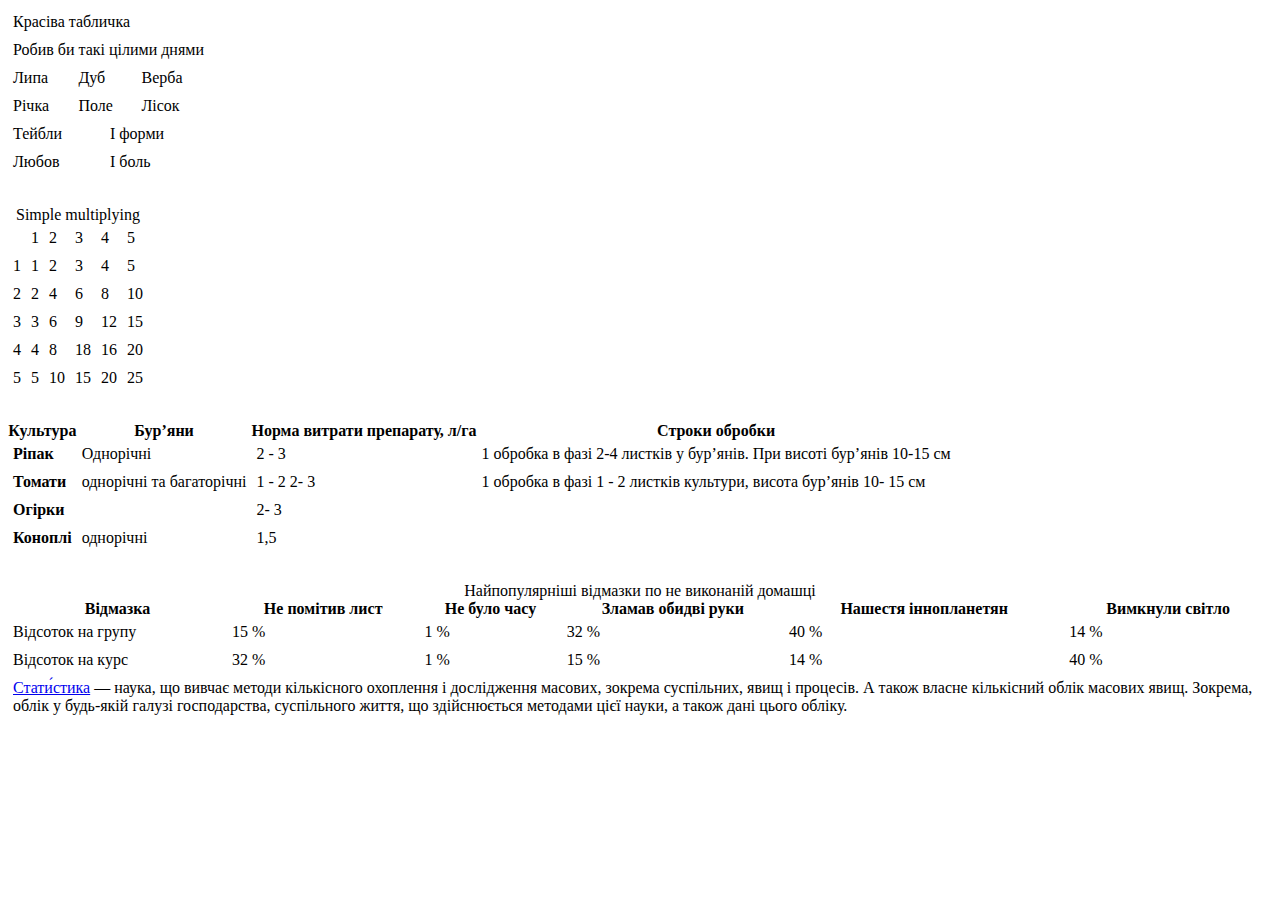
<file: hw3/tables.html>
<!DOCTYPE html>
<html lang="en">
<head>
  <meta charset="UTF-8">
  <title>Tables</title>
  <link rel="stylesheet" href="tables.css">
</head>
<body>
<table class="table-first">
  <tr>
    <td colspan="6">Красіва табличка</td>
  </tr>
  <tr>
    <td colspan="6">Робив би такі цілими днями</td>
  </tr>
  <tr>
    <td colspan="2">Липа</td>
    <td colspan="2">Дуб</td>
    <td colspan="2">Верба</td>
  </tr>
  <tr>
    <td colspan="2">Річка</td>
    <td colspan="2">Поле</td>
    <td colspan="2">Лісок</td>
  </tr>
  <tr>
    <td colspan="3">Тейбли</td>
    <td colspan="3">І форми</td>
  </tr>
  <tr>
    <td colspan="3">Любов</td>
    <td colspan="3">І боль</td>
  </tr>
</table>
<table class="table-second">
  <caption>Simple multiplying</caption>
  <tr>
    <td></td>
    <td>1</td>
    <td>2</td>
    <td>3</td>
    <td>4</td>
    <td>5</td>
  </tr>
  <tr>
    <td>1</td>
    <td>1</td>
    <td>2</td>
    <td>3</td>
    <td>4</td>
    <td>5</td>
  </tr>
  <tr>
    <td>2</td>
    <td>2</td>
    <td>4</td>
    <td>6</td>
    <td>8</td>
    <td>10</td>
  </tr>
  <tr>
    <td>3</td>
    <td>3</td>
    <td>6</td>
    <td>9</td>
    <td>12</td>
    <td>15</td>
  </tr>
  <tr>
    <td>4</td>
    <td>4</td>
    <td>8</td>
    <td>18</td> <!--12-->
    <td>16</td>
    <td>20</td>
  </tr>
  <tr>
    <td>5</td>
    <td>5</td>
    <td>10</td>
    <td>15</td>
    <td>20</td>
    <td>25</td>
  </tr>
</table>
<table class="table-third">
  <tr>
    <th>Культура</th>
    <th>Бур&rsquo;яни</th>
    <th>Норма витрати препарату, л/га</th>
    <th>Строки обробки</th>
  </tr>
  <tr>
    <td><span class="bold">Ріпак</span></td>
    <td>Однорічні</td>
    <td>2 - 3</td>
    <td>1 обробка в фазі 2-4 листків у бур&rsquo;янів. При висоті бур&rsquo;янів 10-15 см</td>
  </tr>
  <tr>
    <td><span class="bold">Томати</span></td>
    <td rowspan="2">однорічні та багаторічні</td>
    <td>1 - 2 2- 3</td>
    <td rowspan="3">1 обробка в фазі 1 - 2 листків культури, висота бур&rsquo;янів 10- 15 см</td>
  </tr>
  <tr>
    <td><span class="bold">Огірки</span></td>
    <td>2- 3</td>
  </tr>
  <tr>
    <td><span class="bold">Коноплі</span></td>
    <td>однорічні</td>
    <td>1,5</td>
  </tr>
</table>
<table class="table-fourth">
  <caption>Найпопулярніші відмазки по не виконаній домашці</caption>
  <thead>
  <tr>
    <th>Відмазка</th>
    <th>Не помітив лист</th>
    <th>Не було часу</th>
    <th>Зламав обидві руки</th>
    <th>Нашестя іннопланетян</th>
    <th>Вимкнули світло</th>
  </tr>
  </thead>
  <tbody>
  <tr>
    <td>Відcоток на групу</td>
    <td>15 %</td>
    <td>1 %</td>
    <td>32 %</td>
    <td>40 %</td>
    <td>14 %</td>
  </tr>
  <tr>
    <td>Відcоток на курс</td>
    <td>32 %</td>
    <td>1 %</td>
    <td>15 %</td>
    <td>14 %</td>
    <td>40 %</td>
  </tr>
  </tbody>
  <tfoot>
  <tr>
    <td colspan="6"><a href="https://uk.wikipedia.org/wiki/%D0%A1%D1%82%D0%B0%D1%82%D0%B8%D1%81%D1%82%D0%B8%D0%BA%D0%B0" title="Статистика" target="_blank">Стати́стика</a> — наука, що вивчає методи кількісного охоплення і дослідження масових, зокрема суспільних, явищ і процесів. А також власне кількісний облік масових явищ. Зокрема, облік у будь-якій галузі господарства, суспільного життя, що здійснюється методами цієї науки, а також дані цього обліку. </td>
  </tr>
  </tfoot>
</table>
</body>
</html>
</file>
<file: hw4/styles.css>
@import url('https://fonts.googleapis.com/css?family=Montserrat:400,700,900');



.main-screen {
  background: url(img/img-bg.png) no-repeat center/cover;
  width: 100%;
  min-height: 800px;
  text-transform: uppercase;
  text-align: center;
  color: #fff;
}

.container {
  max-width: 1200px;
  padding: 0 15px;
  margin: 0 auto;
}

.header {
  height: 70px;
  display: flex;
  justify-content: space-between;
  align-items: center;
}

.logo {
  color: #ffffff;
  font-family: Montserrat, serif;
  font-size: 24px;
  font-weight: 700;
  line-height: 36px;
  text-transform: uppercase;
  letter-spacing: 2px;
  text-decoration: none;
}

.logo:hover {
  text-decoration: none;
}

.main-nav-list {
  display: flex;
  justify-content: space-between;
}

.main-nav-list-item {
  margin-right: 25px;
}

.main-nav-list li:last-of-type {
  margin-right: 0;
}

.main-nav-list-item a {
  padding: 25px 5px;
  text-decoration: none;
  color: #ffffff;
  font-family: Montserrat, serif;
  font-size: 14px;
  font-weight: 700;
  text-transform: uppercase;
  border-bottom: 4px solid transparent;
}

.main-nav-list-item a:hover,
.main-nav-list-item a:active {
  border-bottom-color: #ff4081;
}

.main-nav-list-item a:after {
  content: url("img/arrow-down.png");
  margin-left: 5px;
  width: 10px;
  height: 7px;
}

.transparent-text {
  margin-top: 200px;
  margin-bottom: 50px;
  opacity: 0.7;
  color: #ffffff;
  font-family: Montserrat, serif;
  font-size: 22px;
  font-weight: 400;
  font-variant: small-caps;
}

.main-screen-header {
  margin: 0 auto;
  max-width: 810px;
  color: #ffffff;
  font-family: "Montserrat", serif;
  font-size: 42px;
  font-weight: 900;
  text-transform: uppercase;
}

.main-screen-btn {
  display: inline-block;
  margin-top: 100px;
  padding: 17px 28px;
  color: #ffffff;
  font-family: Montserrat, serif;
  font-size: 16px;
  line-height: 12px;
  font-weight: 400;
  font-variant: small-caps;
  box-shadow: 0 17px 24px rgba(48, 63, 159, 0.2);
  border-radius: 25px;
  background-color: #303f9f;
  cursor: pointer;
}

.main-screen-btn:hover,
.main-screen-btn:active {
  color: #303f9f;
  background-color: #1e90ff;
}
</file>
<file: hw5/styles/styles.css>
@import url('https://fonts.googleapis.com/css?family=Raleway:300,400,700');
@import url('https://fonts.googleapis.com/css?family=Open+Sans');

body {
  font-size: 16px;
  font-family: Raleway, serif;
}

a {
  text-decoration: none;
  color: inherit;
}

.container {
  margin: 0 auto;
  max-width: 1170px;
}

.section-headings {
  text-align: center;
}

.button {
  font-family: Raleway, serif;
  font-size: 14px;
  font-weight: 700;
  line-height: 22px;
  text-transform: uppercase;
  padding: 20px 40px;
  border-radius: 5px;
}

.section-header {
  margin-bottom: 30px;
  color: rgb(52, 52, 53);
  font-family: Raleway, serif;
  font-size: 30px;
  font-weight: 400;
  line-height: 28px;
  text-transform: uppercase;
}

.section-slogan {
  margin-bottom: 83px;
  color: rgb(113, 113, 113);
  font-family: "Open Sans", serif;
  font-size: 16px;
  font-weight: 400;
  line-height: 22px;
}

.header {
  padding-top: 30px;
  background: url("../img/main-bg.jpg") no-repeat center/cover;
  min-height: 100vh;
  position: relative;
}

.navbar {
  display: flex;
  justify-content: space-between;
  align-items: center;
}

.menu-list-item {
  display: inline-block;
  margin-right: 10px;
}

.menu-list-item a {
  color: #f9fafe;
  font-family: Raleway, serif;
  font-size: 16px;
  font-weight: 700;
  line-height: 22px;
  text-transform: uppercase;
  padding: 14px 39px;
  border-radius: 5px;
  border: 1px solid transparent;
}

.menu-list-item a:hover {
  border: 1px solid #f9fafe;
}

.sign-up a {
  border: 1px solid #f9fafe;
}

.sign-up a:hover {
  background-color: #f9fafe;
  color: #e7434e;
}

.header-text-wrapper {
  position: absolute;
  top: 50%;
  left: 50%;
  transform: translate(-50%, -50%);
}

h1 {
  margin-bottom: 25px;
  text-align: center;
  min-width: 900px;
  color: #f9fafe;
  font-family: Raleway, serif;
  font-size: 72px;
  font-weight: 700;
  text-transform: uppercase;
}

.header-text-wrapper p {
  margin-bottom: 90px;
  text-align: center;
  color: #f9fafe;
  font-family: "Open Sans", serif;
  font-size: 30px;
  font-weight: 400;
  line-height: 22px;
  text-transform: uppercase;
}

.search {
  max-width: 770px;
  background-color: #fff;
  margin: 0 auto;
  border-radius: 5px;
  position: relative;
  color: #717171;
  font: 400 14px/22px Raleway, sans-serif;
  text-transform: uppercase;
}

.search input {
  border: none;
  width: 100%;
  text-transform: uppercase;
  padding: 15px 30px;
  border-radius: 5px;
  color: #717171;
  font-family: Raleway, serif;
  font-size: 14px;
  font-weight: 400;
  line-height: 22px;
}

input:focus,
button:focus {
  outline: none;
}

.search button {
  cursor: pointer;
  padding: 15px 30px;
  position: absolute;
  color: #fff;
  font-family: Raleway, serif;
  font-size: 14px;
  font-weight: 700;
  background-color: #e7434e;
  border-radius: 0 5px 5px 0;
  text-transform: uppercase;
  top: 0;
  right: 0;
}

.search .fa-ship {
  margin-right: 7px;
}

.top-destinations {
  padding-bottom: 70px;
}

.counters {
  transform: translateY(-50%);
  margin: 0 auto 40px;
  max-width: 1200px;
  box-shadow: 0 0 30px rgba(52, 52, 52, 0.15);
  border-radius: 5px;
  background-color: #ffffff;
}

.destinations-list {
  padding: 30px 0;
  display: flex;
}

.destinations-list-item {
  width: 25%;
  text-align: center;
  padding: 14px 80px;
}

.destinations-list-item:not(:last-of-type) {
  border-right: 1px solid rgba(113, 113, 113, .3);
}

.destination-count {
  color: #343434;
  font-family: "Open Sans", serif;
  font-size: 30px;
  font-weight: 700;
  text-transform: uppercase;
}

.destination-name {
  color: #717171;
  font-family: "Open Sans", serif;
  font-size: 18px;
  font-weight: 400;
}

.container-1200 {
  margin: 0 auto;
  max-width: 1200px;
}

.ports-gallery {
  display: grid;
  grid-template-columns: repeat(3, 1fr);
  margin-bottom: 100px;
}

.ports-gallery img {
  width: 100%;
}

.big-picture {
  overflow: hidden;
  border-radius: 5px;
  position: relative;
  margin: 15px;
  grid-column: span 2;
}

.small-picture {
  overflow: hidden;
  border-radius: 5px;
  position: relative;
  margin: 15px;
  grid-column: span 1;
}

.big-picture img,
.small-picture img {
  transition: transform 1s ease;
}

.big-picture:hover img,
.small-picture:hover img{
  transform: scale(1.05);
}

.ships-counter,
.port-location {
  position: absolute;
}

.ships-counter {
  color: rgb(255, 255, 255);
  font-family: "Open Sans", serif;
  font-size: 16px;
  font-weight: 700;
  line-height: 22px;
  text-transform: uppercase;
  top: 30px;
  left: 25px;
  border-radius: 5px;
  background-color: rgb(231, 67, 78);
  padding: 10px 12px;
}

.ships-counter i {
  margin-right: 10px;
}

.port-location {
  left: 25px;
  bottom: 20px;
}

.port-name {
  color: rgb(255, 255, 255);
  font-family: Raleway, serif;
  font-size: 30px;
  font-weight: 400;
}

.port-country {
  color: rgb(255, 255, 255);
  font-family: Raleway, serif;
  font-size: 20px;
}

.more-button {
  text-align: center;
  margin-bottom: 50px;
}

.more-button a {
  color: rgb(52, 52, 52);
  border: 1px solid rgba(38, 38, 38, 0.3);
}

.call-to-action {
  padding: 150px 0 130px;
  background: url("../img/have-your-own-boat-bg.jpg") no-repeat center/cover;
}

.call-to-action h3 {
  margin-bottom: 30px;
  color: rgb(249, 250, 254);
  font-family: Raleway, serif;
  font-size: 72px;
  font-weight: 700;
  text-transform: uppercase;
}

.call-to-action p {
  margin-bottom: 85px;
  color: rgb(249, 250, 254);
  font-family: "Open Sans", serif;
  font-size: 30px;
  font-weight: 400;
  line-height: 22px;
  text-transform: uppercase;
}

.rent-your-boat-button {
  margin-bottom: 50px;
}

.rent-your-boat-button a {
  background-color: rgb(231, 67, 78);
  color: rgb(255, 255, 255);
}

.featured-boats {
  padding: 90px 0 80px;
}

.boats-gallery {
  margin-bottom: 100px;
  display: grid;
  grid-template-columns: repeat(2, 1fr);
}

.boat-wrapper {
  position: relative;
  margin: 0 13px 30px;
  overflow: hidden;
  border-radius: 5px;
}

.boat-wrapper img {
  transition: transform 1s ease;
}

.boat-wrapper:hover img {
  transform: scale(1.05);
}

.boat-price {
  position: absolute;
  top: 30px;
  left: 28px;
  padding: 12px 10px;
  color: rgb(255, 255, 255);
  font-family: "Open Sans", serif;
  font-size: 16px;
  font-weight: 700;
  border-radius: 5px;
  background-color: rgb(231, 67, 78);
}

.boat-info {
  position: absolute;
  bottom: 27px;
  left: 29px;
}

.boat-name {
  margin-bottom: 13px;
  color: rgb(255, 255, 255);
  font-family: Raleway, serif;
  font-size: 30px;
  font-weight: 400;
}

.boat-location {
  margin-right: 30px;
}

.boat-location .fa-map-marker-alt {
  margin-right: 8px;
}

.boat-berths .fa-user-friends {
  margin-right: 10px;
}

.boat-location,
.boat-berths {
  display: inline-block;
  color: rgb(255, 255, 255);
  font-family: "Open Sans", serif;
  font-size: 16px;
  font-weight: 400;
}

.footer {
  padding: 60px 0 70px;
  position: relative;
  background-color: rgb(64, 64, 64);
}

.footer:before {
  content: '';
  position: absolute;
  top: 0;
  left: 0;
  width: 100%;
  height: 6px;
  background: url("../img/rope.jpg") repeat-x;
}

.footer-container {
  display: flex;
  justify-content: space-between;
  margin: 0 auto;
  max-width: 1140px;
}

.top-locations p,
.featured-boats-footer p,
.subscribe-to-socials p,
.contact-us p {
  margin-bottom: 25px;
  color: rgb(255, 255, 255);
  font-family: Raleway, serif;
  font-size: 14px;
  font-weight: 700;
  line-height: 22px;
  text-transform: uppercase;
}

.top-locations li a,
.featured-boats-footer li a,
.contact-us li a{
  color: rgb(255, 255, 255);
  font-family: "Open Sans", serif;
  font-size: 14px;
  font-weight: 400;
}

.top-locations li:not(:last-of-type),
.featured-boats-footer li:not(:last-of-type),
.contact-us li:not(:last-of-type) {
  margin-bottom: 19px;
}

.subscribe-to-socials p {
  margin-bottom: 20px;
}

.subscribe-to-socials form {
  margin-bottom: 35px;
  position: relative;
}

.subscribe-to-socials input {
  min-width: 270px;
  display: inline-block;
  border: none;
  padding: 14px 22px;
  border-radius: 5px 0 0 5px;
  color: rgb(113, 113, 113);
  font-family: "Open Sans", serif;
  font-size: 14px;
  font-weight: 400;
}

.subscribe-to-socials button {
  margin-left: -4px;
  cursor: pointer;
  padding: 17px 30px 16px;
  color: #fff;
  font-family: Raleway, serif;
  font-size: 14px;
  font-weight: 700;
  background-color: #e7434e;
  border-radius: 0 5px 5px 0;
  text-transform: uppercase;
}

.social-icon {
  display: inline-block;
}

.social-icon:not(:last-of-type) {
  margin-right: 20px;
}

.social-icon a {
  color: #fff;
}

.social-icon i {
  background-color: rgb(113, 113, 113);
  padding: 12px;
  font-size: 20px;
  width: 20px;
  text-align: center;
  text-decoration: none;
  border-radius: 50%;
}
</file>
<file: hw6(BP)/second/styles/style.css>
body {
  background: #333;
  color: #fff;
}

.navbar {
  border-bottom: #008ed6 3px solid;
  opacity: 0.8;
}

#home-section {
  background-size: cover;
  background: url(../img/home.jpg) no-repeat fixed;
  min-height: 700px;
}

#home-section .dark-overlay {
  position: absolute;
  top: 0;
  left: 0;
  width: 100%;
  min-height: 700px;
  background: rgba(0, 0, 0, 0.7);
}

#home-section .home-inner {
  padding-top: 150px;
}

#home-section .card-form {
  opacity: 0.8;
}

#home-section .fas,
#create-section .fas {
  color: #008ed6;
  background: #fff;
  padding: 5px;
  border-radius: 5px;
}

#explore-section .fas,
#share-section .fas {
  background: #333;
  color: #fff;
  padding: 5px;
  border-radius: 5px;
}
</file>
<file: hw8(php+JQuery)/form/styles/styles.css>
@import url('https://fonts.googleapis.com/css?family=Raleway:300,400,700');
@import url('https://fonts.googleapis.com/css?family=Open+Sans');

body {
  font-size: 16px;
  font-family: Raleway, serif;
}

a {
  text-decoration: none;
  color: inherit;
}

.container {
  margin: 0 auto;
  max-width: 1170px;
}

.section-headings {
  text-align: center;
}

.button {
  font-family: Raleway, serif;
  font-size: 14px;
  font-weight: 700;
  line-height: 22px;
  text-transform: uppercase;
  padding: 20px 40px;
  border-radius: 5px;
}

.section-header {
  margin-bottom: 30px;
  color: rgb(52, 52, 53);
  font-family: Raleway, serif;
  font-size: 30px;
  font-weight: 400;
  line-height: 28px;
  text-transform: uppercase;
}

.section-slogan {
  margin-bottom: 83px;
  color: rgb(113, 113, 113);
  font-family: "Open Sans", serif;
  font-size: 16px;
  font-weight: 400;
  line-height: 22px;
}

.header {
  padding-top: 30px;
  background: url("../img/main-bg.jpg") no-repeat center/cover;
  min-height: 100vh;
  position: relative;
}

.navbar {
  display: flex;
  justify-content: space-between;
  align-items: center;
}

.menu-list-item {
  display: inline-block;
  margin-right: 10px;
}

.menu-list-item a {
  color: #f9fafe;
  font-family: Raleway, serif;
  font-size: 16px;
  font-weight: 700;
  line-height: 22px;
  text-transform: uppercase;
  padding: 14px 39px;
  border-radius: 5px;
  border: 1px solid transparent;
}

.menu-list-item a:hover {
  border: 1px solid #f9fafe;
}

.sign-up a {
  border: 1px solid #f9fafe;
}

.sign-up a:hover {
  background-color: #f9fafe;
  color: #e7434e;
}

.header-text-wrapper {
  position: absolute;
  top: 50%;
  left: 50%;
  transform: translate(-50%, -50%);
}

h1 {
  margin-bottom: 25px;
  text-align: center;
  min-width: 900px;
  color: #f9fafe;
  font-family: Raleway, serif;
  font-size: 72px;
  font-weight: 700;
  text-transform: uppercase;
}

.header-text-wrapper p {
  margin-bottom: 90px;
  text-align: center;
  color: #f9fafe;
  font-family: "Open Sans", serif;
  font-size: 30px;
  font-weight: 400;
  line-height: 22px;
  text-transform: uppercase;
}

.search {
  max-width: 770px;
  background-color: #fff;
  margin: 0 auto;
  border-radius: 5px;
  position: relative;
  color: #717171;
  font: 400 14px/22px Raleway, sans-serif;
  text-transform: uppercase;
}

.search input {
  border: none;
  width: 100%;
  text-transform: uppercase;
  padding: 15px 30px;
  border-radius: 5px;
  color: #717171;
  font-family: Raleway, serif;
  font-size: 14px;
  font-weight: 400;
  line-height: 22px;
}

input:focus,
button:focus {
  outline: none;
}

.search button {
  cursor: pointer;
  padding: 15px 30px;
  position: absolute;
  color: #fff;
  font-family: Raleway, serif;
  font-size: 14px;
  font-weight: 700;
  background-color: #e7434e;
  border-radius: 0 5px 5px 0;
  text-transform: uppercase;
  top: 0;
  right: 0;
}

.search .fa-ship {
  margin-right: 7px;
}

.top-destinations {
  padding-bottom: 70px;
}

.counters {
  transform: translateY(-50%);
  margin: 0 auto 40px;
  max-width: 1200px;
  box-shadow: 0 0 30px rgba(52, 52, 52, 0.15);
  border-radius: 5px;
  background-color: #ffffff;
}

.destinations-list {
  padding: 30px 0;
  display: flex;
}

.destinations-list-item {
  width: 25%;
  text-align: center;
  padding: 14px 80px;
}

.destinations-list-item:not(:last-of-type) {
  border-right: 1px solid rgba(113, 113, 113, .3);
}

.destination-count {
  color: #343434;
  font-family: "Open Sans", serif;
  font-size: 30px;
  font-weight: 700;
  text-transform: uppercase;
}

.destination-name {
  color: #717171;
  font-family: "Open Sans", serif;
  font-size: 18px;
  font-weight: 400;
}

.container-1200 {
  margin: 0 auto;
  max-width: 1200px;
}

.ports-gallery {
  display: grid;
  grid-template-columns: repeat(3, 1fr);
  margin-bottom: 100px;
}

.ports-gallery img {
  width: 100%;
}

.big-picture {
  overflow: hidden;
  border-radius: 5px;
  position: relative;
  margin: 15px;
  grid-column: span 2;
}

.small-picture {
  overflow: hidden;
  border-radius: 5px;
  position: relative;
  margin: 15px;
  grid-column: span 1;
}

.big-picture img,
.small-picture img {
  transition: transform 1s ease;
}

.big-picture:hover img,
.small-picture:hover img{
  transform: scale(1.05);
}

.ships-counter,
.port-location {
  position: absolute;
}

.ships-counter {
  color: rgb(255, 255, 255);
  font-family: "Open Sans", serif;
  font-size: 16px;
  font-weight: 700;
  line-height: 22px;
  text-transform: uppercase;
  top: 30px;
  left: 25px;
  border-radius: 5px;
  background-color: rgb(231, 67, 78);
  padding: 10px 12px;
}

.ships-counter i {
  margin-right: 10px;
}

.port-location {
  left: 25px;
  bottom: 20px;
}

.port-name {
  color: rgb(255, 255, 255);
  font-family: Raleway, serif;
  font-size: 30px;
  font-weight: 400;
}

.port-country {
  color: rgb(255, 255, 255);
  font-family: Raleway, serif;
  font-size: 20px;
}

.more-button {
  text-align: center;
  margin-bottom: 50px;
}

.more-button a {
  color: rgb(52, 52, 52);
  border: 1px solid rgba(38, 38, 38, 0.3);
}

.call-to-action {
  padding: 150px 0 130px;
  background: url("../img/have-your-own-boat-bg.jpg") no-repeat center/cover;
}

.call-to-action h3 {
  margin-bottom: 30px;
  color: rgb(249, 250, 254);
  font-family: Raleway, serif;
  font-size: 72px;
  font-weight: 700;
  text-transform: uppercase;
}

.call-to-action p {
  margin-bottom: 85px;
  color: rgb(249, 250, 254);
  font-family: "Open Sans", serif;
  font-size: 30px;
  font-weight: 400;
  line-height: 22px;
  text-transform: uppercase;
}

.rent-your-boat-button {
  margin-bottom: 50px;
}

.rent-your-boat-button a {
  background-color: rgb(231, 67, 78);
  color: rgb(255, 255, 255);
}

.featured-boats {
  padding: 90px 0 80px;
}

.boats-gallery {
  margin-bottom: 100px;
  display: grid;
  grid-template-columns: repeat(2, 1fr);
}

.boat-wrapper {
  position: relative;
  margin: 0 13px 30px;
  overflow: hidden;
  border-radius: 5px;
}

.boat-wrapper img {
  transition: transform 1s ease;
}

.boat-wrapper:hover img {
  transform: scale(1.05);
}

.boat-price {
  position: absolute;
  top: 30px;
  left: 28px;
  padding: 12px 10px;
  color: rgb(255, 255, 255);
  font-family: "Open Sans", serif;
  font-size: 16px;
  font-weight: 700;
  border-radius: 5px;
  background-color: rgb(231, 67, 78);
}

.boat-info {
  position: absolute;
  bottom: 27px;
  left: 29px;
}

.boat-name {
  margin-bottom: 13px;
  color: rgb(255, 255, 255);
  font-family: Raleway, serif;
  font-size: 30px;
  font-weight: 400;
}

.boat-location {
  margin-right: 30px;
}

.boat-location .fa-map-marker-alt {
  margin-right: 8px;
}

.boat-berths .fa-user-friends {
  margin-right: 10px;
}

.boat-location,
.boat-berths {
  display: inline-block;
  color: rgb(255, 255, 255);
  font-family: "Open Sans", serif;
  font-size: 16px;
  font-weight: 400;
}

.footer {
  padding: 60px 0 70px;
  position: relative;
  background-color: rgb(64, 64, 64);
}

.footer:before {
  content: '';
  position: absolute;
  top: 0;
  left: 0;
  width: 100%;
  height: 6px;
  background: url("../img/rope.jpg") repeat-x;
}

.footer-container {
  display: flex;
  justify-content: space-between;
  margin: 0 auto;
  max-width: 1140px;
}

.top-locations p,
.featured-boats-footer p,
.subscribe-to-socials p,
.contact-us p {
  margin-bottom: 25px;
  color: rgb(255, 255, 255);
  font-family: Raleway, serif;
  font-size: 14px;
  font-weight: 700;
  line-height: 22px;
  text-transform: uppercase;
}

.top-locations li a,
.featured-boats-footer li a,
.contact-us li a{
  color: rgb(255, 255, 255);
  font-family: "Open Sans", serif;
  font-size: 14px;
  font-weight: 400;
}

.top-locations li:not(:last-of-type),
.featured-boats-footer li:not(:last-of-type),
.contact-us li:not(:last-of-type) {
  margin-bottom: 19px;
}

.subscribe-to-socials p {
  margin-bottom: 20px;
}

.subscribe-to-socials form {
  margin-bottom: 35px;
  position: relative;
}

.subscribe-to-socials input {
  min-width: 270px;
  display: inline-block;
  border: none;
  padding: 14px 22px;
  border-radius: 5px 0 0 5px;
  color: rgb(113, 113, 113);
  font-family: "Open Sans", serif;
  font-size: 14px;
  font-weight: 400;
}

.subscribe-to-socials button {
  margin-left: -4px;
  cursor: pointer;
  padding: 17px 30px 16px;
  color: #fff;
  font-family: Raleway, serif;
  font-size: 14px;
  font-weight: 700;
  background-color: #e7434e;
  border-radius: 0 5px 5px 0;
  text-transform: uppercase;
}

.social-icon {
  display: inline-block;
}

.social-icon:not(:last-of-type) {
  margin-right: 20px;
}

.social-icon a {
  color: #fff;
}

.social-icon i {
  background-color: rgb(113, 113, 113);
  padding: 12px;
  font-size: 20px;
  width: 20px;
  text-align: center;
  text-decoration: none;
  border-radius: 50%;
}
</file>
<file: hw3/tables.css>
table,
caption,
tbody,
tfoot,
thead,
tr,
th,
td {
  margin: 0;
  padding: 0;
  font: inherit;
  vertical-align: baseline;
}

table {
  border-collapse: collapse;
  border-spacing: 0;
  margin-bottom: 30px;
}

td {
  padding: 5px;
}

th {
  font-weight: 700;
}

.bold {
  font-weight: 700;
}
</file>
